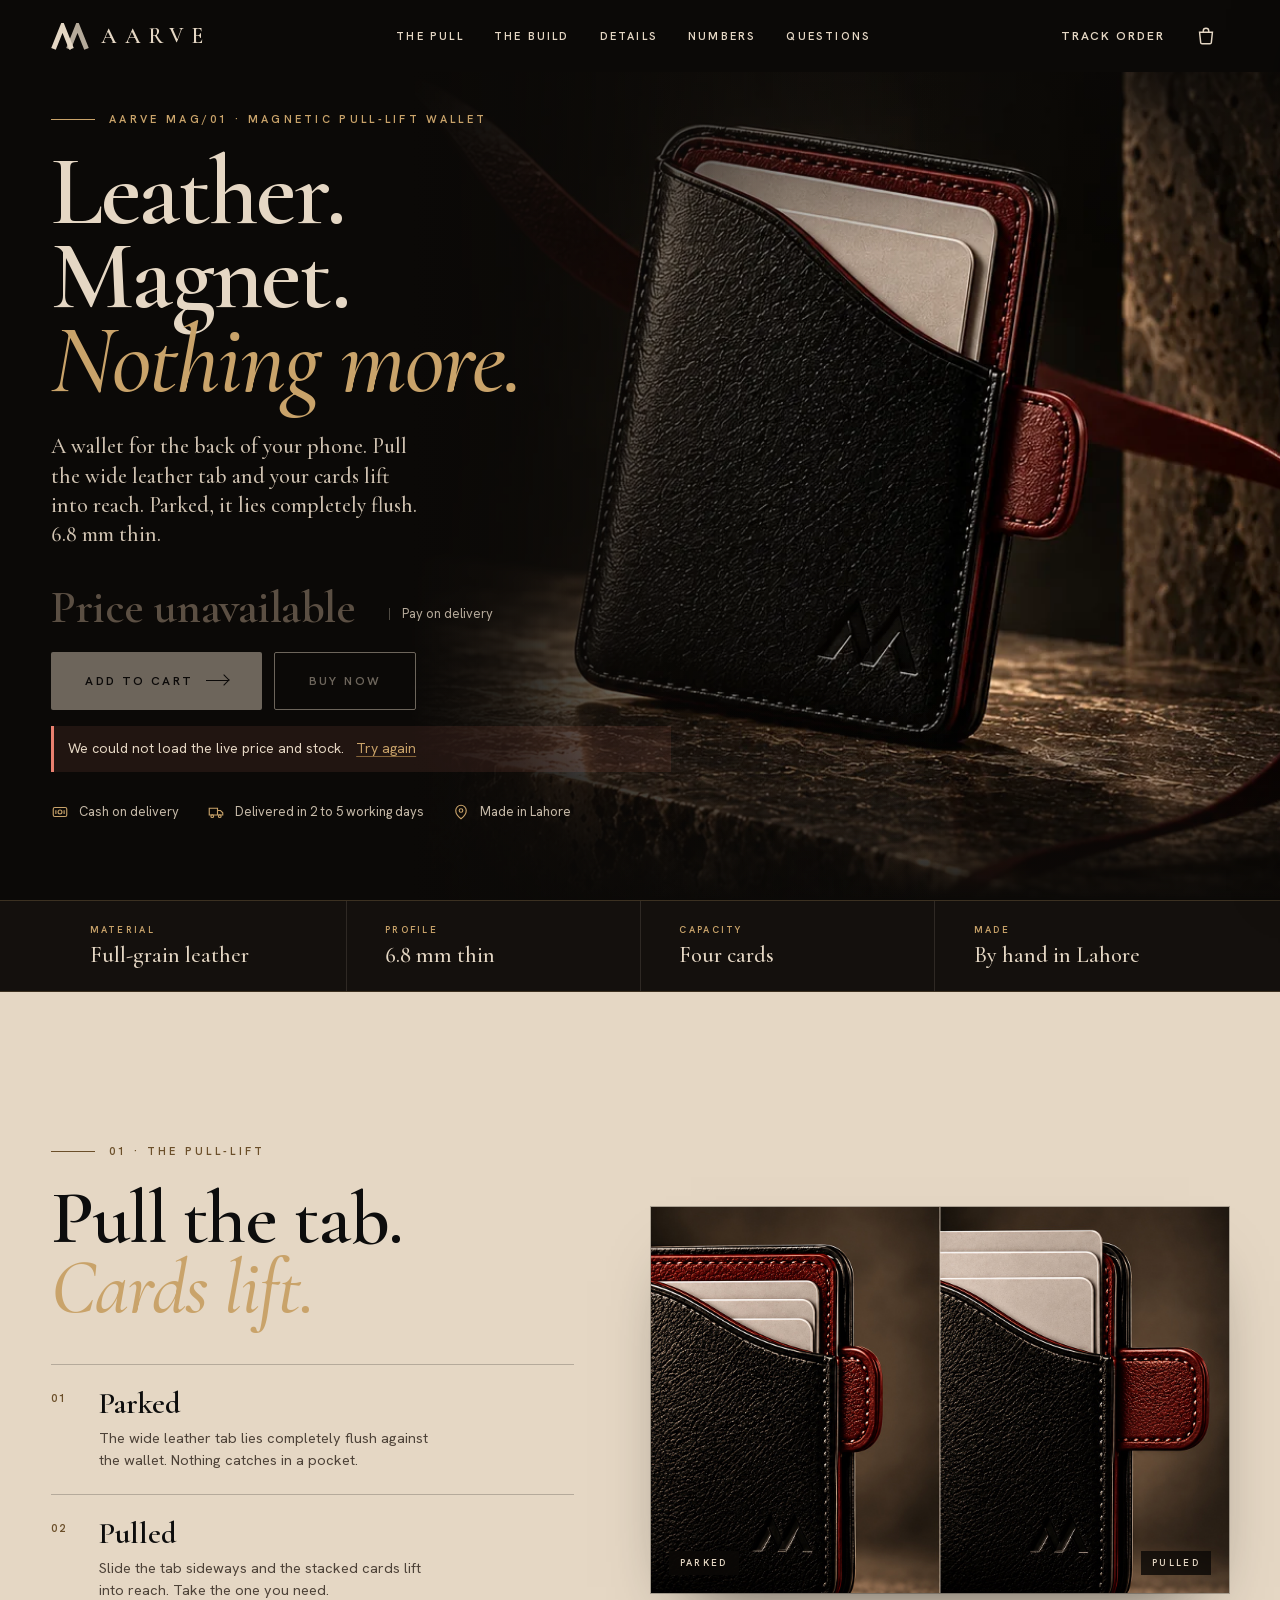
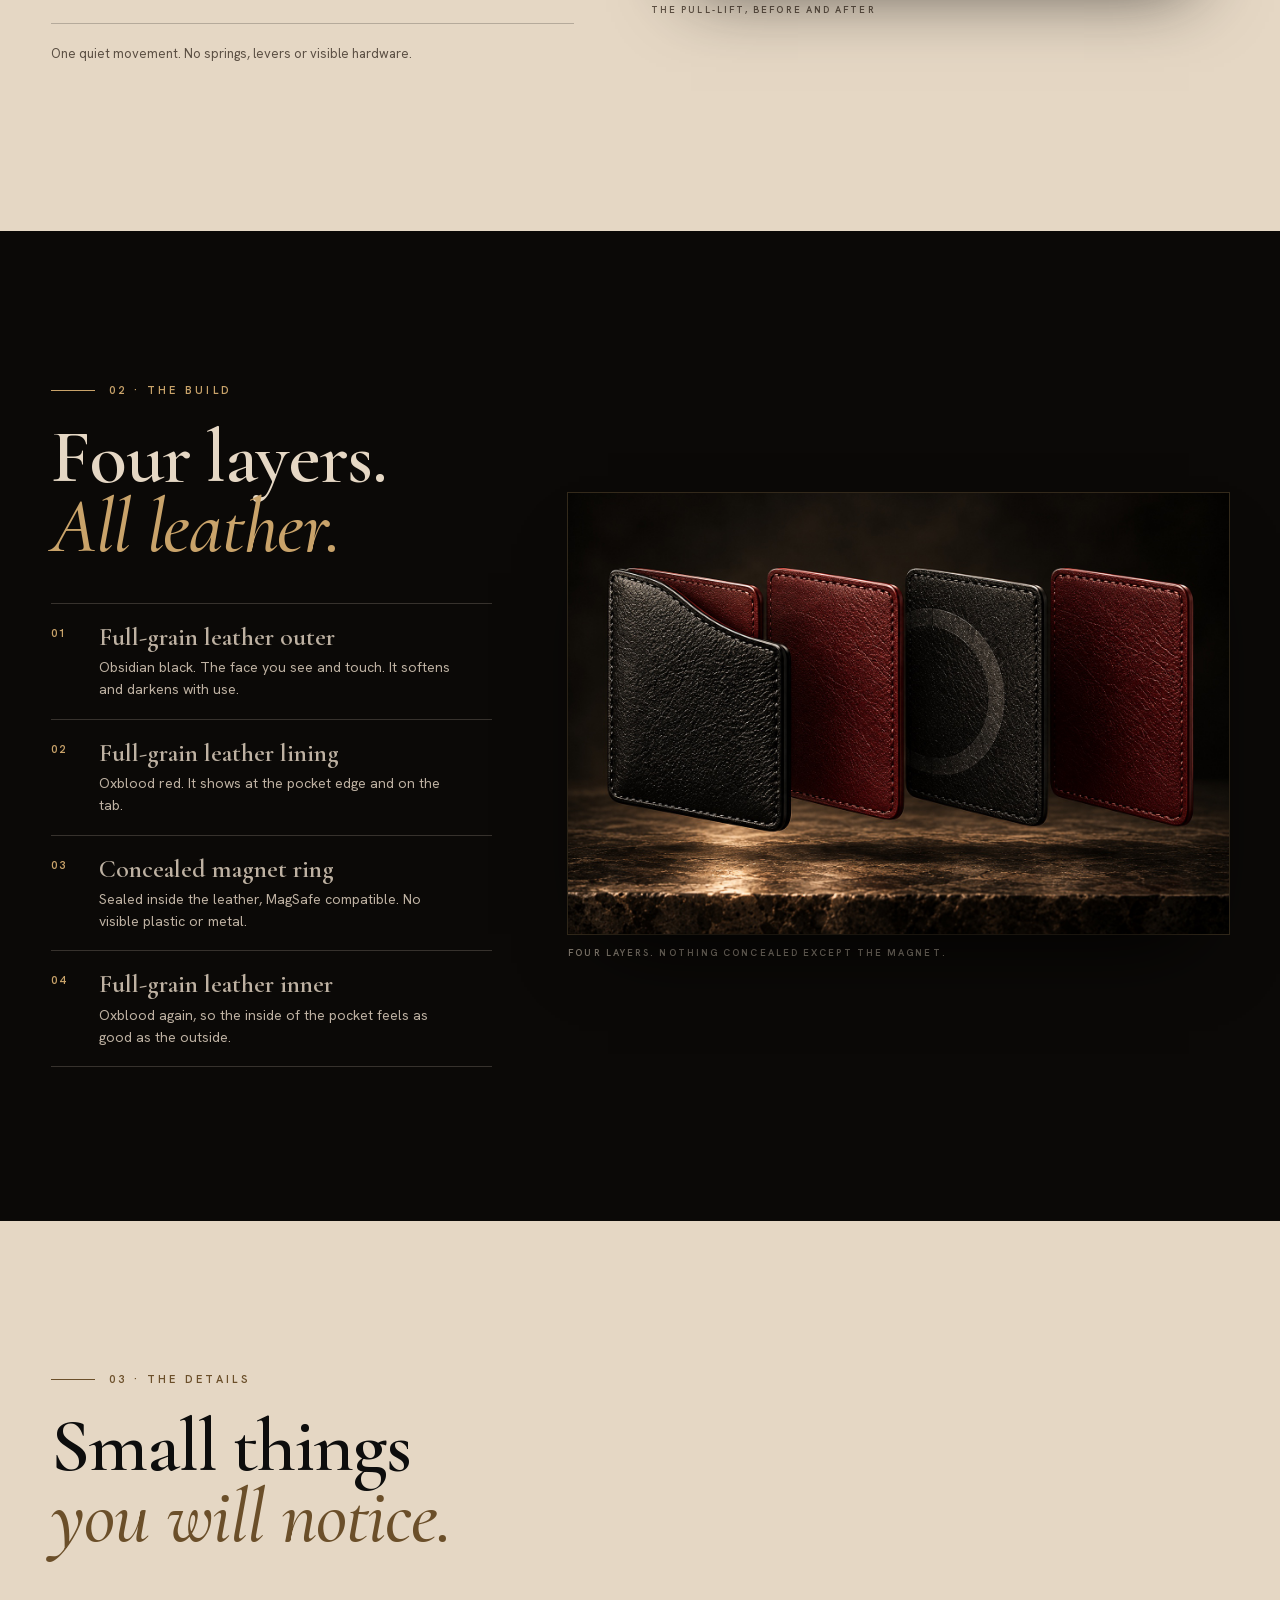
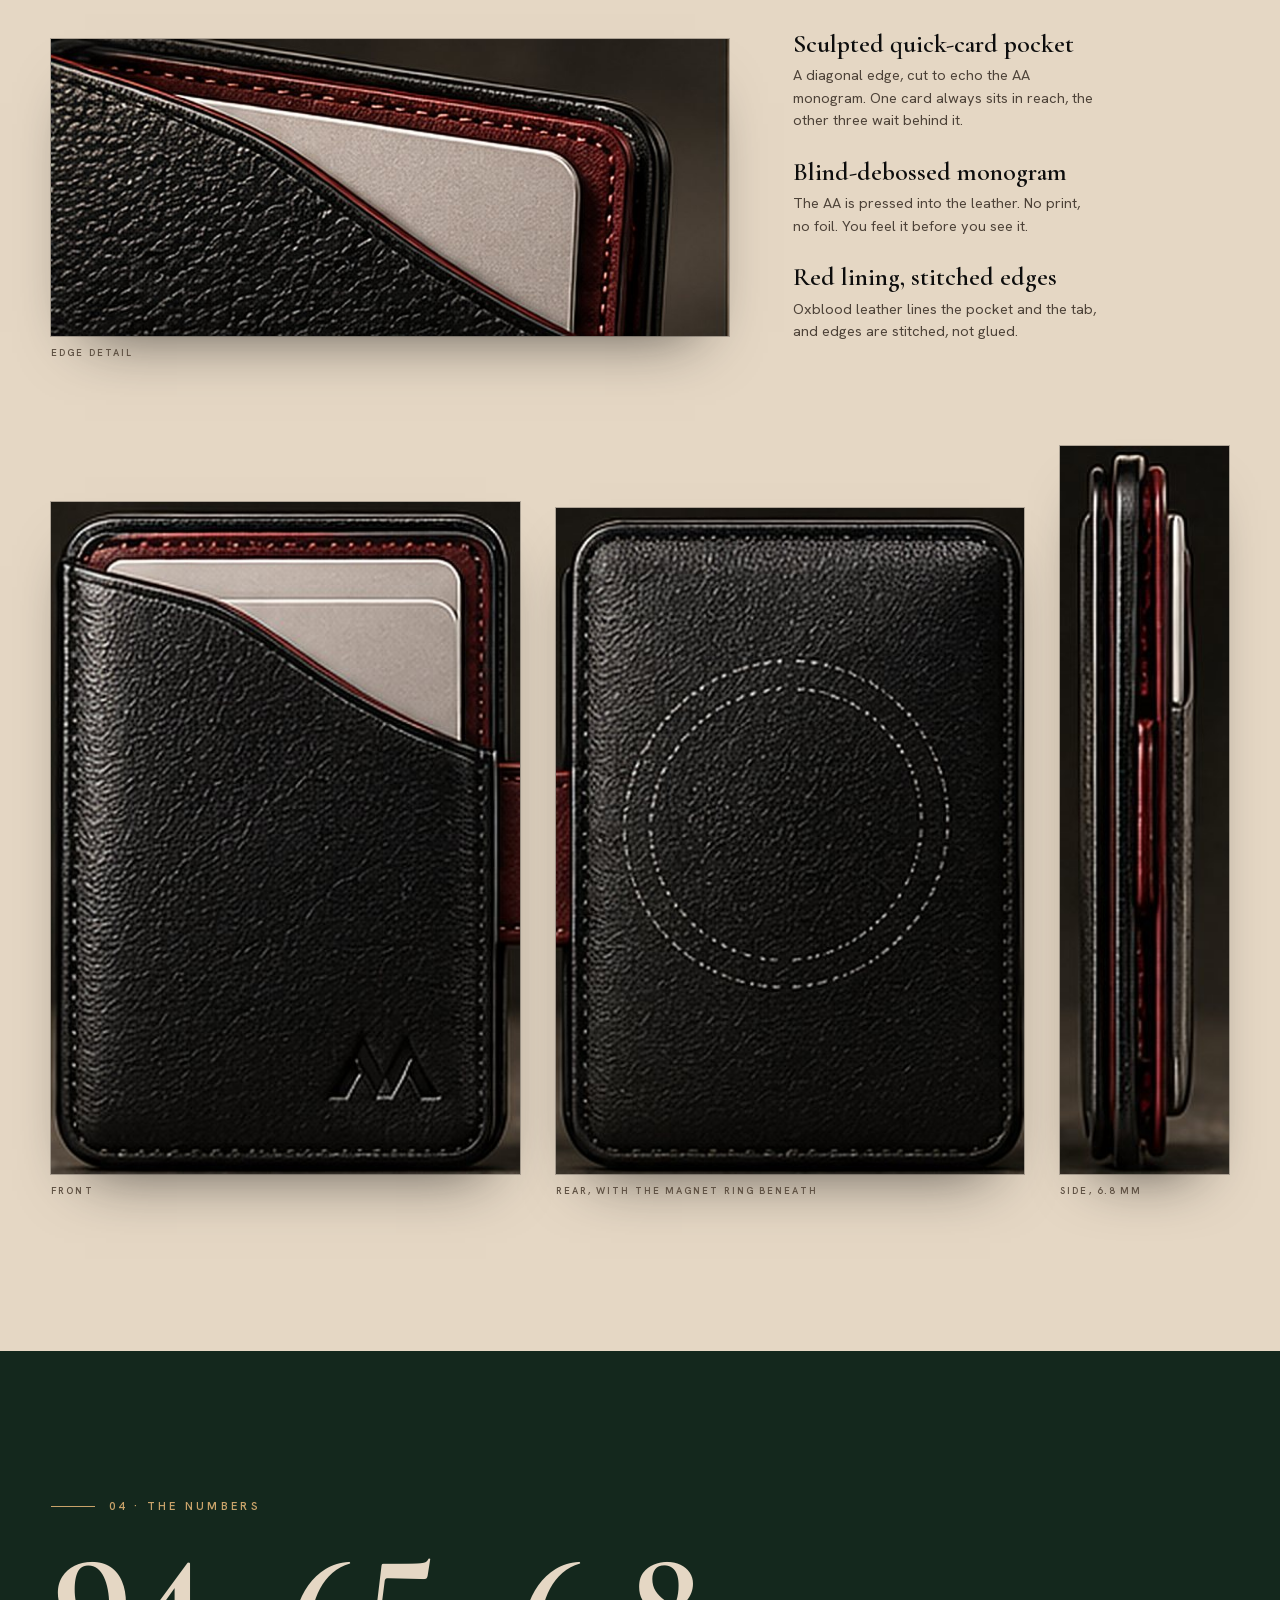
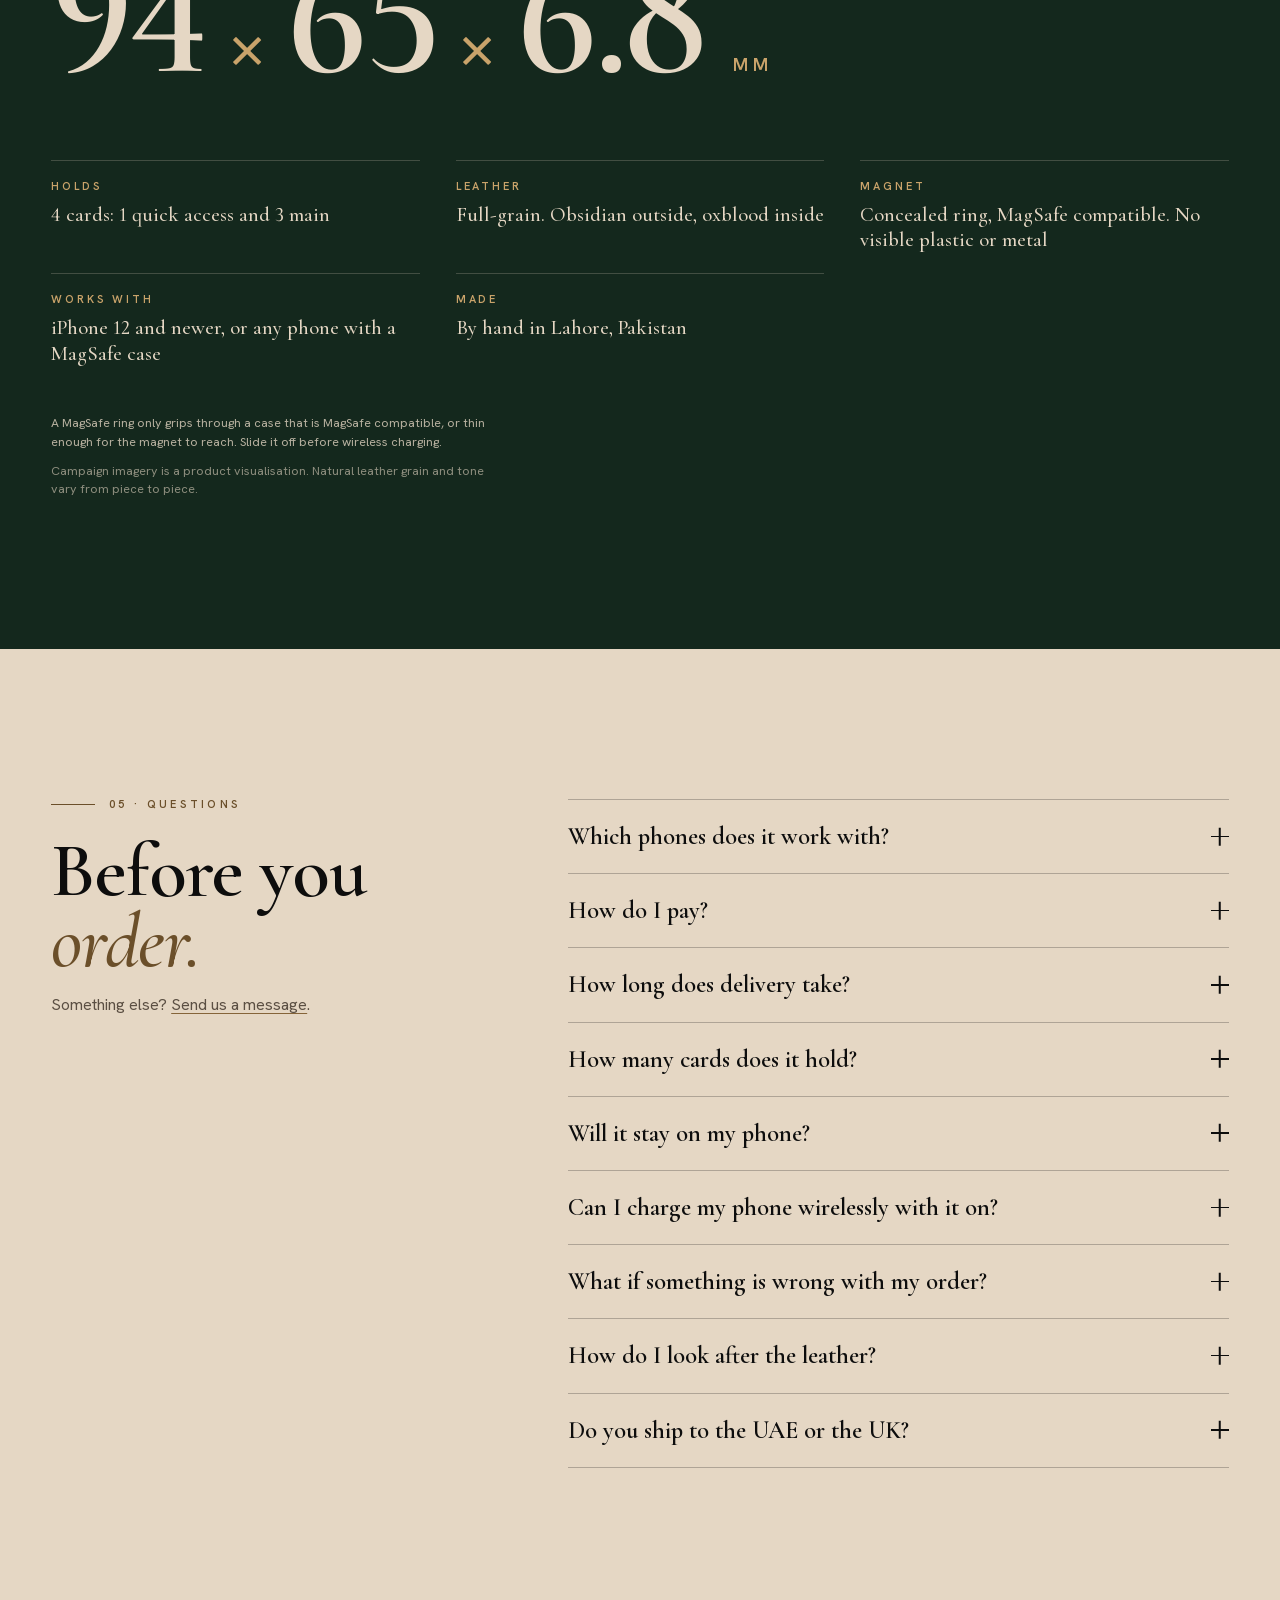
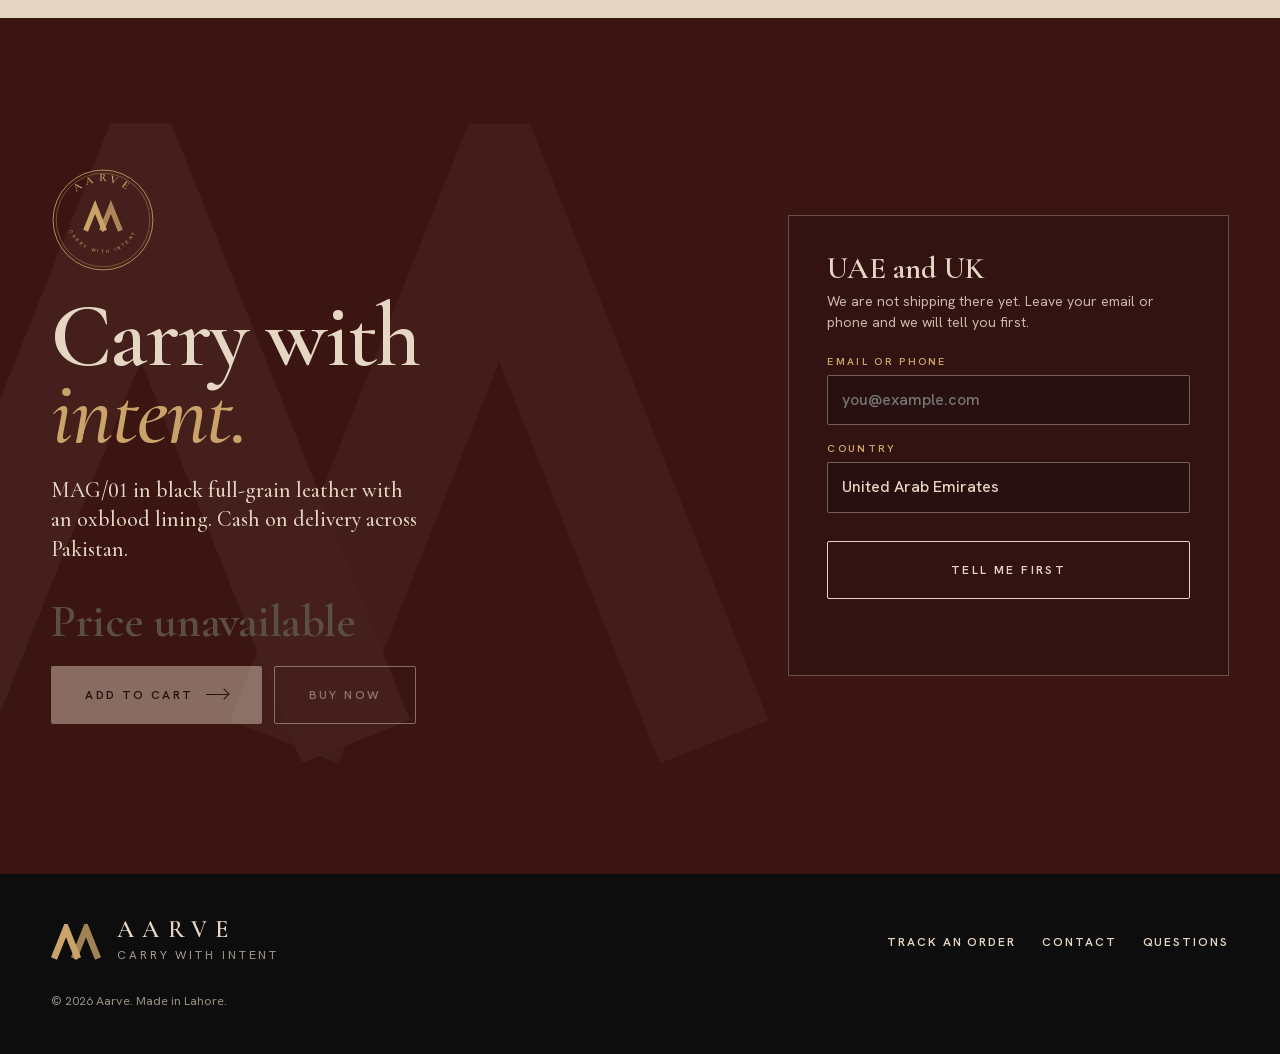
<file: index.html>
<!doctype html>
<html lang="en">
<head>
<meta charset="utf-8">
<meta name="viewport" content="width=device-width, initial-scale=1, viewport-fit=cover">
<meta name="theme-color" content="#E5D7C4">
<title>AARVE MAG/01 | Magnetic pull-lift wallet in full-grain leather</title>
<meta name="description" content="MAG/01 by AARVE. A magnetic pull-lift wallet in full-grain leather, 6.8 mm thin, with a concealed MagSafe-compatible magnet ring. Cash on delivery across Pakistan.">
<meta property="og:type" content="website">
<meta property="og:title" content="AARVE MAG/01. Leather. Magnet. Nothing more.">
<meta property="og:description" content="A magnetic pull-lift wallet in full-grain leather. Cash on delivery across Pakistan.">
<meta property="og:url" content="https://amdapex55-commits.github.io/aarve/">
<meta property="og:image" content="https://amdapex55-commits.github.io/aarve/assets/og.png">
<meta name="twitter:card" content="summary_large_image">
<link rel="icon" href="assets/favicon.svg" type="image/svg+xml">
<link rel="apple-touch-icon" href="assets/icon-180.png">
<link rel="manifest" href="manifest.webmanifest">
<link rel="preload" href="fonts/cormorant.woff2" as="font" type="font/woff2" crossorigin>
<link rel="preload" href="fonts/hanken.woff2" as="font" type="font/woff2" crossorigin>
<link rel="preload" as="image" href="assets/img/hero.webp" type="image/webp">
<link rel="stylesheet" href="fonts/fonts.css">
<link rel="stylesheet" href="styles.css?v=3">
<script>document.documentElement.classList.add('js')</script>
</head>
<body>

<!-- the AA monogram and seal, reused as small marks -->
<svg width="0" height="0" style="position:absolute" aria-hidden="true" focusable="false">
  <defs>
    <symbol id="aa" viewBox="0 0 100 72" overflow="visible">
      <path d="M46 69 L70 9 L94 69" fill="none" stroke="currentColor" stroke-width="13" stroke-linejoin="miter" opacity=".78"/>
      <path d="M6 69 L30 9 L54 69" fill="none" stroke="currentColor" stroke-width="13" stroke-linejoin="miter"/>
    </symbol>
    <symbol id="seal" viewBox="0 0 200 200" overflow="visible">
      <circle cx="100" cy="100" r="96" fill="none" stroke="currentColor" stroke-width="1.6"/>
      <circle cx="100" cy="100" r="90" fill="none" stroke="currentColor" stroke-width=".8"/>
      <defs><path id="sealTop" d="M26 100 A74 74 0 0 1 174 100"/><path id="sealBot" d="M30 108 A72 72 0 0 0 170 108"/></defs>
      <text font-family="Cormorant Garamond,serif" font-weight="600" font-size="22" letter-spacing="9" fill="currentColor"><textPath href="#sealTop" startOffset="50%" text-anchor="middle">AARVE</textPath></text>
      <text font-family="Hanken Grotesk,sans-serif" font-size="9" letter-spacing="4.6" fill="currentColor"><textPath href="#sealBot" startOffset="50%" text-anchor="middle">CARRY WITH INTENT</textPath></text>
      <use href="#aa" x="62" y="68" width="76" height="55"/>
    </symbol>
  </defs>
</svg>

<a class="skip" href="#order">Skip to order</a>
<div id="thread" aria-hidden="true"></div>

<div class="banner" id="offlineBar" role="status" hidden><span class="dot"></span><span id="offlineText">You are offline. You can still browse. Orders are saved and sent when you are back online.</span></div>
<div class="banner pending" id="pendingBar" role="status" hidden><span class="dot"></span><span id="pendingText"></span><button type="button" id="pendingRetry" class="link">Send now</button></div>

<header class="top" id="top">
  <a class="brand" href="#hero" aria-label="AARVE, back to the top">
    <svg class="mark" viewBox="0 0 100 72" aria-hidden="true"><use href="#aa"/></svg>
    <span class="word">AARVE</span>
  </a>
  <nav class="nav" aria-label="Sections">
    <a href="#pull">The pull</a><a href="#build">The build</a><a href="#details">Details</a><a href="#specs">Numbers</a><a href="#faq">Questions</a>
  </nav>
  <div class="top-actions">
    <button class="link-btn" type="button" data-open="track">Track order</button>
    <button class="cart-btn" type="button" id="cartBtn" aria-label="Open cart">
      <svg viewBox="0 0 24 24" width="22" height="22" fill="none" stroke="currentColor" stroke-width="1.6" aria-hidden="true"><path d="M5 8h14l-1.2 11.2a1.5 1.5 0 0 1-1.5 1.3H7.7a1.5 1.5 0 0 1-1.5-1.3L5 8Z"/><path d="M9 8V6.5a3 3 0 0 1 6 0V8"/></svg>
      <span class="count" id="cartCount" data-n="0">0</span>
    </button>
  </div>
</header>

<main id="main">

<!-- ================= HERO ================= -->
<section class="hero" id="hero">
  <div class="hero-media" id="heroMedia">
    <picture>
      <source type="image/webp" srcset="assets/img/hero.webp">
      <img src="assets/img/hero.jpg" width="1122" height="800" alt="The AARVE MAG/01 wallet in black full-grain leather with an oxblood lining and pull-tab, standing on dark marble" fetchpriority="high" decoding="async">
    </picture>
  </div>
  <div class="wrap hero-grid">
    <div class="hero-copy">
      <p class="kicker light"><span class="rule"></span>AARVE MAG/01 &middot; Magnetic pull-lift wallet</p>
      <h1 class="h1"><span class="ln">Leather.</span><span class="ln">Magnet.</span><span class="ln em">Nothing more.</span></h1>
      <p class="lede">A wallet for the back of your phone. Pull the wide leather tab and your cards lift into reach. Parked, it lies completely flush. 6.8 mm thin.</p>

      <div class="buy" id="buy">
        <div class="price-row">
          <div class="price" id="priceMain" aria-live="polite"><span class="skel on-dark w-120 h-44"></span></div>
          <div class="price-note">
            <span id="stockNote"><span class="skel on-dark w-90 h-14"></span></span>
            <span class="sep"></span>
            <span>Pay on delivery</span>
          </div>
        </div>
        <div class="swatches" id="swatches" role="radiogroup" aria-label="Colour" hidden></div>
        <div class="cta-row">
          <button class="btn primary light" type="button" id="addBtn" disabled><span class="lbl">Add to cart</span><span class="arrow" aria-hidden="true"></span></button>
          <button class="btn ghost light" type="button" id="buyNowBtn" disabled>Buy now</button>
        </div>
        <div class="cfg-error" id="cfgError" role="alert" hidden>
          <span>We could not load the live price and stock.</span>
          <button type="button" class="link" id="cfgRetry">Try again</button>
        </div>
        <p class="announce" id="announce" hidden></p>
        <ul class="assure" aria-label="Delivery and payment">
          <li><svg viewBox="0 0 24 24" width="18" height="18" fill="none" stroke="currentColor" stroke-width="1.5" aria-hidden="true"><rect x="3" y="6" width="18" height="12" rx="2"/><circle cx="12" cy="12" r="2.6"/><path d="M6.5 9.5v5M17.5 9.5v5"/></svg><span>Cash on delivery</span></li>
          <li><svg viewBox="0 0 24 24" width="18" height="18" fill="none" stroke="currentColor" stroke-width="1.5" aria-hidden="true"><path d="M3 7h11v9H3zM14 10h4l3 3v3h-7"/><circle cx="7" cy="17.5" r="1.8"/><circle cx="17" cy="17.5" r="1.8"/></svg><span id="deliveryText">Delivered in 2 to 5 working days</span></li>
          <li><svg viewBox="0 0 24 24" width="18" height="18" fill="none" stroke="currentColor" stroke-width="1.5" aria-hidden="true"><path d="M12 21s7-5.2 7-11a7 7 0 1 0-14 0c0 5.8 7 11 7 11Z"/><circle cx="12" cy="10" r="2.4"/></svg><span>Made in Lahore</span></li>
        </ul>
      </div>
    </div>
  </div>
</section>

<div class="proof-strip" aria-label="Product highlights">
  <div><small>Material</small><strong>Full-grain leather</strong></div>
  <div><small>Profile</small><strong>6.8 mm thin</strong></div>
  <div><small>Capacity</small><strong>Four cards</strong></div>
  <div><small>Made</small><strong>By hand in Lahore</strong></div>
</div>

<!-- ================= 01 THE PULL-LIFT ================= -->
<section class="pull" id="pull">
  <div class="wrap pull-grid">
    <div class="pull-copy">
      <p class="kicker"><span class="rule"></span>01 &middot; The pull-lift</p>
      <h2 class="h2">Pull the tab.<br><em>Cards lift.</em></h2>
      <ol class="steps">
        <li><span class="n">01</span><div><h3>Parked</h3><p>The wide leather tab lies completely flush against the wallet. Nothing catches in a pocket.</p></div></li>
        <li><span class="n">02</span><div><h3>Pulled</h3><p>Slide the tab sideways and the stacked cards lift into reach. Take the one you need.</p></div></li>
      </ol>
      <p class="muted small">One quiet movement. No springs, levers or visible hardware.</p>
    </div>
    <figure class="story-fig">
      <div class="story-frame">
        <img src="assets/img/pull-story-v2.jpg" width="1536" height="1024" alt="The AARVE pull tab parked short on the left and pulled out with the cards raised on the right" loading="lazy" decoding="async">
        <span class="story-label left">Parked</span><span class="story-label right">Pulled</span>
      </div>
      <figcaption>The pull-lift, before and after</figcaption>
    </figure>
  </div>
</section>

<!-- ================= 02 THE BUILD ================= -->
<section class="build" id="build">
  <div class="wrap build-grid">
    <div class="build-copy">
      <p class="kicker light"><span class="rule"></span>02 &middot; The build</p>
      <h2 class="h2">Four layers.<br><em>All leather.</em></h2>
      <ol class="layers">
        <li><b>01</b><div><h3>Full-grain leather outer</h3><p>Obsidian black. The face you see and touch. It softens and darkens with use.</p></div></li>
        <li><b>02</b><div><h3>Full-grain leather lining</h3><p>Oxblood red. It shows at the pocket edge and on the tab.</p></div></li>
        <li><b>03</b><div><h3>Concealed magnet ring</h3><p>Sealed inside the leather, MagSafe compatible. No visible plastic or metal.</p></div></li>
        <li><b>04</b><div><h3>Full-grain leather inner</h3><p>Oxblood again, so the inside of the pocket feels as good as the outside.</p></div></li>
      </ol>
    </div>
    <figure class="layers-fig">
      <div class="layers-img">
        <img src="assets/img/construction-v2.jpg" width="1536" height="1024" alt="Four aligned leather layers: black outer, oxblood lining, concealed magnet layer and oxblood inner" loading="lazy" decoding="async">
      </div>
      <figcaption>Four layers. Nothing concealed except the magnet.</figcaption>
    </figure>
  </div>
</section>

<!-- ================= 03 DETAILS ================= -->
<section class="details" id="details">
  <div class="wrap">
    <div class="sec-head">
      <p class="kicker"><span class="rule"></span>03 &middot; The details</p>
      <h2 class="h2">Small things<br><em>you will notice.</em></h2>
    </div>
    <div class="det-feature">
      <figure class="plate-fig wide"><img src="assets/img/macro.jpg" width="848" height="372" alt="Close up of the sculpted quick-card pocket with its diagonal edge and red stitched lining" loading="lazy" decoding="async"><figcaption>Edge detail</figcaption></figure>
      <div class="det-text">
        <h3>Sculpted quick-card pocket</h3>
        <p>A diagonal edge, cut to echo the AA monogram. One card always sits in reach, the other three wait behind it.</p>
        <h3>Blind-debossed monogram</h3>
        <p>The AA is pressed into the leather. No print, no foil. You feel it before you see it.</p>
        <h3>Red lining, stitched edges</h3>
        <p>Oxblood leather lines the pocket and the tab, and edges are stitched, not glued.</p>
      </div>
    </div>
    <div class="views">
      <figure class="plate-fig"><img src="assets/img/front.jpg" width="452" height="648" alt="Front view" loading="lazy" decoding="async"><figcaption>Front</figcaption></figure>
      <figure class="plate-fig"><img src="assets/img/rear.jpg" width="456" height="648" alt="Rear view, with the circle of the concealed magnet ring stitched into the leather" loading="lazy" decoding="async"><figcaption>Rear, with the magnet ring beneath</figcaption></figure>
      <figure class="plate-fig narrow"><img src="assets/img/side.jpg" width="150" height="648" alt="Side view showing the slim 6.8 millimetre profile" loading="lazy" decoding="async"><figcaption>Side, 6.8 mm</figcaption></figure>
    </div>
  </div>
</section>

<!-- ================= 04 NUMBERS ================= -->
<section class="specs" id="specs">
  <div class="wrap">
    <p class="kicker light"><span class="rule"></span>04 &middot; The numbers</p>
    <div class="big-num" id="bigNum" aria-label="94 by 65 by 6.8 millimetres">
      <span class="n" data-to="94">94</span><span class="x">&times;</span><span class="n" data-to="65">65</span><span class="x">&times;</span><span class="n" data-to="6.8" data-dec="1">6.8</span><small>mm</small>
    </div>
    <dl class="spec-list">
      <div><dt>Holds</dt><dd>4 cards: 1 quick access and 3 main</dd></div>
      <div><dt>Leather</dt><dd>Full-grain. Obsidian outside, oxblood inside</dd></div>
      <div><dt>Magnet</dt><dd>Concealed ring, MagSafe compatible. No visible plastic or metal</dd></div>
      <div><dt>Works with</dt><dd>iPhone 12 and newer, or any phone with a MagSafe case</dd></div>
      <div><dt>Made</dt><dd>By hand in Lahore, Pakistan</dd></div>
    </dl>
    <p class="fine">A MagSafe ring only grips through a case that is MagSafe compatible, or thin enough for the magnet to reach. Slide it off before wireless charging.</p>
    <p class="fine visual-note">Campaign imagery is a product visualisation. Natural leather grain and tone vary from piece to piece.</p>
  </div>
</section>

<!-- ================= 05 FAQ ================= -->
<section class="faq" id="faq">
  <div class="wrap faq-grid">
    <div class="sec-head">
      <p class="kicker"><span class="rule"></span>05 &middot; Questions</p>
      <h2 class="h2">Before you<br><em>order.</em></h2>
      <p class="muted">Something else? <button class="link" type="button" data-open="contact">Send us a message</button>.</p>
    </div>
    <div class="acc" id="acc">
      <details><summary>Which phones does it work with?<i></i></summary><div><p>It has a concealed MagSafe-compatible magnet ring. That means iPhone 12 and newer, or any phone wearing a MagSafe-compatible case. At 65 mm wide it sits inside the MagSafe area.</p></div></details>
      <details><summary>How do I pay?<i></i></summary><div><p>Cash on delivery. You pay the rider when your order arrives. We confirm every order with you first, on the phone number you give us.</p></div></details>
      <details><summary>How long does delivery take?<i></i></summary><div><p id="faqDelivery">Orders are delivered in 2 to 5 working days across Pakistan. Delivery is free.</p></div></details>
      <details><summary>How many cards does it hold?<i></i></summary><div><p>Four: one in the quick-card pocket and three in the main pocket. It is built for the cards you use every day, not for a stack of receipts.</p></div></details>
      <details><summary>Will it stay on my phone?<i></i></summary><div><p>The magnet ring sits inside the leather. Grip depends on your case. A thick or non-MagSafe case weakens it, so use a MagSafe-compatible case for the best hold.</p></div></details>
      <details><summary>Can I charge my phone wirelessly with it on?<i></i></summary><div><p>Slide it off first, as with any wallet or card holder. It sits in the charging area and can get in the way.</p></div></details>
      <details><summary>What if something is wrong with my order?<i></i></summary><div><p>If it arrives damaged or is not what you ordered, message us within 7 days from the contact form and we will make it right.</p></div></details>
      <details><summary>How do I look after the leather?<i></i></summary><div><p>Wipe it with a dry cloth. Keep it away from heat and standing water. Full-grain leather darkens and softens with use. That is the point.</p></div></details>
      <details><summary>Do you ship to the UAE or the UK?<i></i></summary><div><p>Not yet. Leave your details at the bottom of the page and we will message you when we do.</p></div></details>
    </div>
  </div>
</section>

<!-- ================= ORDER ================= -->
<section class="order" id="order">
  <div class="order-bg" aria-hidden="true"><svg viewBox="0 0 100 72"><use href="#aa"/></svg></div>
  <div class="wrap order-grid">
    <div class="order-copy">
      <svg class="seal" viewBox="0 0 200 200" aria-hidden="true"><use href="#seal"/></svg>
      <h2 class="h1 small"><span class="ln">Carry with</span><span class="ln em">intent.</span></h2>
      <p class="lede">MAG/01 in black full-grain leather with an oxblood lining. Cash on delivery across Pakistan.</p>
      <div class="price-row">
        <div class="price" data-price><span class="skel w-120 h-44 on-dark"></span></div>
        <div class="price-note"><span data-stock></span></div>
      </div>
      <div class="cta-row">
        <button class="btn primary light" type="button" data-add disabled><span class="lbl">Add to cart</span><span class="arrow" aria-hidden="true"></span></button>
        <button class="btn ghost light" type="button" data-buynow disabled>Buy now</button>
      </div>
    </div>
    <form class="waitlist" id="waitForm" novalidate>
      <h3>UAE and UK</h3>
      <p>We are not shipping there yet. Leave your email or phone and we will tell you first.</p>
      <label class="fld" data-f="contact"><span>Email or phone</span><input name="contact" autocomplete="email" inputmode="email" placeholder="you@example.com" required maxlength="120"><em class="err" role="alert"></em></label>
      <label class="fld"><span>Country</span>
        <select name="body"><option>United Arab Emirates</option><option>United Kingdom</option><option>Somewhere else</option></select>
      </label>
      <input class="hp" name="website" tabindex="-1" autocomplete="off" aria-hidden="true">
      <button class="btn ghost light" type="submit"><span class="lbl">Tell me first</span></button>
      <p class="form-msg" id="waitMsg" role="status" aria-live="polite"></p>
    </form>
  </div>
</section>
</main>

<footer class="foot">
  <div class="wrap foot-grid">
    <div class="foot-brand">
      <svg class="mark" viewBox="0 0 100 72" aria-hidden="true"><use href="#aa"/></svg>
      <div><b>AARVE</b><span>Carry with intent</span></div>
    </div>
    <div class="foot-links">
      <button type="button" class="link-btn" data-open="track">Track an order</button>
      <button type="button" class="link-btn" data-open="contact">Contact</button>
      <a href="#faq">Questions</a>
    </div>
    <p class="copy">&copy; 2026 Aarve. Made in Lahore.</p>
  </div>
</footer>

<!-- sticky buy bar (phones) -->
<div class="sticky-buy" id="stickyBuy" aria-hidden="true">
  <div><b>MAG/01</b><span data-price-short></span></div>
  <button class="btn primary" type="button" data-add disabled tabindex="-1"><span class="lbl">Add to cart</span></button>
</div>

<!-- ================= CART / CHECKOUT DRAWER ================= -->
<div class="veil" id="veil" hidden></div>
<aside class="drawer" id="drawer" role="dialog" aria-modal="true" aria-labelledby="drawerTitle" aria-hidden="true" inert>
  <header class="dr-head">
    <button type="button" class="icon-btn" id="drawerBack" aria-label="Back to cart" hidden><svg viewBox="0 0 24 24" width="22" height="22" fill="none" stroke="currentColor" stroke-width="1.6"><path d="M15 5l-7 7 7 7"/></svg></button>
    <h2 id="drawerTitle">Your cart</h2>
    <button type="button" class="icon-btn" id="drawerClose" aria-label="Close"><svg viewBox="0 0 24 24" width="22" height="22" fill="none" stroke="currentColor" stroke-width="1.6"><path d="M6 6l12 12M18 6L6 18"/></svg></button>
  </header>

  <div class="dr-body">
    <!-- view: cart -->
    <section class="view" data-view="cart">
      <div class="empty" id="cartEmpty" hidden>
        <svg class="mark" viewBox="0 0 100 72" aria-hidden="true"><use href="#aa"/></svg>
        <p>Your cart is empty.</p>
        <button type="button" class="btn ghost" id="emptyShop">See MAG/01</button>
      </div>
      <ul class="lines" id="cartLines"></ul>
      <div class="note-live" id="cartNote" role="status" aria-live="polite"></div>
    </section>

    <!-- view: checkout -->
    <section class="view" data-view="checkout" hidden>
      <form id="checkoutForm" novalidate autocomplete="on">
        <div class="co-sum" id="coSum"></div>
        <h3 class="co-h">Delivery</h3>
        <label class="fld" data-f="name"><span>Full name</span><input name="name" autocomplete="name" required maxlength="80"><em class="err" role="alert"></em></label>
        <label class="fld" data-f="phone"><span>Mobile number</span><input name="phone" type="tel" inputmode="tel" autocomplete="tel" placeholder="03XX XXXXXXX" required maxlength="20"><em class="err" role="alert"></em></label>
        <label class="fld" data-f="city"><span>City</span><input name="city" list="cities" autocomplete="address-level2" required maxlength="60"><em class="err" role="alert"></em></label>
        <datalist id="cities"><option>Karachi<option>Lahore<option>Islamabad<option>Rawalpindi<option>Faisalabad<option>Multan<option>Peshawar<option>Quetta<option>Hyderabad<option>Gujranwala<option>Sialkot<option>Bahawalpur<option>Sargodha<option>Sukkur<option>Abbottabad<option>Sahiwal<option>Rahim Yar Khan<option>Mardan<option>Gujrat<option>Sheikhupura</datalist>
        <label class="fld" data-f="address"><span>Full address</span><textarea name="address" rows="3" autocomplete="street-address" placeholder="House, street, area" required maxlength="300"></textarea><em class="err" role="alert"></em></label>
        <details class="note-toggle"><summary>Add a note for the rider</summary><label class="fld"><span class="sr">Note</span><textarea name="notes" rows="2" maxlength="300" placeholder="Landmark, delivery time, anything useful"></textarea></label></details>
        <input class="hp" name="website" tabindex="-1" autocomplete="off" aria-hidden="true">

        <h3 class="co-h">Payment</h3>
        <div class="pay"><span class="radio on"></span><div><b>Cash on delivery</b><span>Pay the rider when it arrives. We confirm your order by phone first.</span></div></div>

        <div class="co-total" id="coTotal"></div>
        <button class="btn primary block" type="submit" id="placeBtn"><span class="lbl">Place order</span><span class="spin" aria-hidden="true"></span></button>
        <p class="form-msg" id="coMsg" role="alert"></p>
        <p class="fine center">By placing this order you agree to be contacted on this number to confirm delivery.</p>
      </form>
    </section>

    <!-- view: done -->
    <section class="view done" data-view="done" hidden>
      <div class="tick" aria-hidden="true"><svg viewBox="0 0 80 80"><circle cx="40" cy="40" r="36" fill="none" stroke="currentColor" stroke-width="2"/><path d="M24 41l12 12 21-24" fill="none" stroke="currentColor" stroke-width="3" stroke-linecap="round" stroke-linejoin="round"/></svg></div>
      <h3 id="doneTitle">Order placed</h3>
      <p class="order-no" id="doneNo"></p>
      <p class="muted" id="doneText"></p>
      <div class="done-sum" id="doneSum"></div>
      <div class="done-actions">
        <button type="button" class="btn ghost" id="doneCopy">Copy order number</button>
        <button type="button" class="btn primary" id="doneTrack">Track this order</button>
      </div>
    </section>
  </div>

  <footer class="dr-foot" id="cartFoot">
    <div class="tot"><span>Subtotal</span><b id="cartSub"></b></div>
    <p class="muted small" id="cartShipNote"></p>
    <button type="button" class="btn primary block" id="toCheckout" disabled><span class="lbl">Checkout</span><span class="arrow" aria-hidden="true"></span></button>
  </footer>
</aside>

<!-- ================= TRACK ================= -->
<div class="modal" id="trackModal" role="dialog" aria-modal="true" aria-labelledby="trackTitle" aria-hidden="true" inert>
  <div class="sheet">
    <header class="dr-head"><h2 id="trackTitle">Track your order</h2><button type="button" class="icon-btn" data-close aria-label="Close"><svg viewBox="0 0 24 24" width="22" height="22" fill="none" stroke="currentColor" stroke-width="1.6"><path d="M6 6l12 12M18 6L6 18"/></svg></button></header>
    <form id="trackForm" novalidate>
      <label class="fld" data-f="number"><span>Order number</span><input name="number" placeholder="AV-1001" autocapitalize="characters" required maxlength="20"><em class="err" role="alert"></em></label>
      <label class="fld" data-f="phone"><span>Phone you ordered with</span><input name="phone" type="tel" inputmode="tel" placeholder="03XX XXXXXXX" required maxlength="20"><em class="err" role="alert"></em></label>
      <button class="btn primary block" type="submit"><span class="lbl">Find my order</span><span class="spin" aria-hidden="true"></span></button>
      <p class="form-msg" id="trackMsg" role="alert"></p>
    </form>
    <div class="track-out" id="trackOut"></div>
  </div>
</div>

<!-- ================= CONTACT ================= -->
<div class="modal" id="contactModal" role="dialog" aria-modal="true" aria-labelledby="contactTitle" aria-hidden="true" inert>
  <div class="sheet">
    <header class="dr-head"><h2 id="contactTitle">Send us a message</h2><button type="button" class="icon-btn" data-close aria-label="Close"><svg viewBox="0 0 24 24" width="22" height="22" fill="none" stroke="currentColor" stroke-width="1.6"><path d="M6 6l12 12M18 6L6 18"/></svg></button></header>
    <form id="contactForm" novalidate>
      <label class="fld" data-f="name"><span>Your name</span><input name="name" autocomplete="name" maxlength="80"><em class="err" role="alert"></em></label>
      <label class="fld" data-f="contact"><span>Email or phone</span><input name="contact" autocomplete="email" required maxlength="120"><em class="err" role="alert"></em></label>
      <label class="fld" data-f="body"><span>Message</span><textarea name="body" rows="4" required maxlength="1000"></textarea><em class="err" role="alert"></em></label>
      <input class="hp" name="website" tabindex="-1" autocomplete="off" aria-hidden="true">
      <button class="btn primary block" type="submit"><span class="lbl">Send</span><span class="spin" aria-hidden="true"></span></button>
      <p class="form-msg" id="contactMsg" role="alert"></p>
    </form>
  </div>
</div>

<div class="toasts" id="toasts" aria-live="polite" aria-atomic="false"></div>

<script src="config.js"></script>
<script src="app.js?v=3" defer></script>
</body>
</html>
</file>
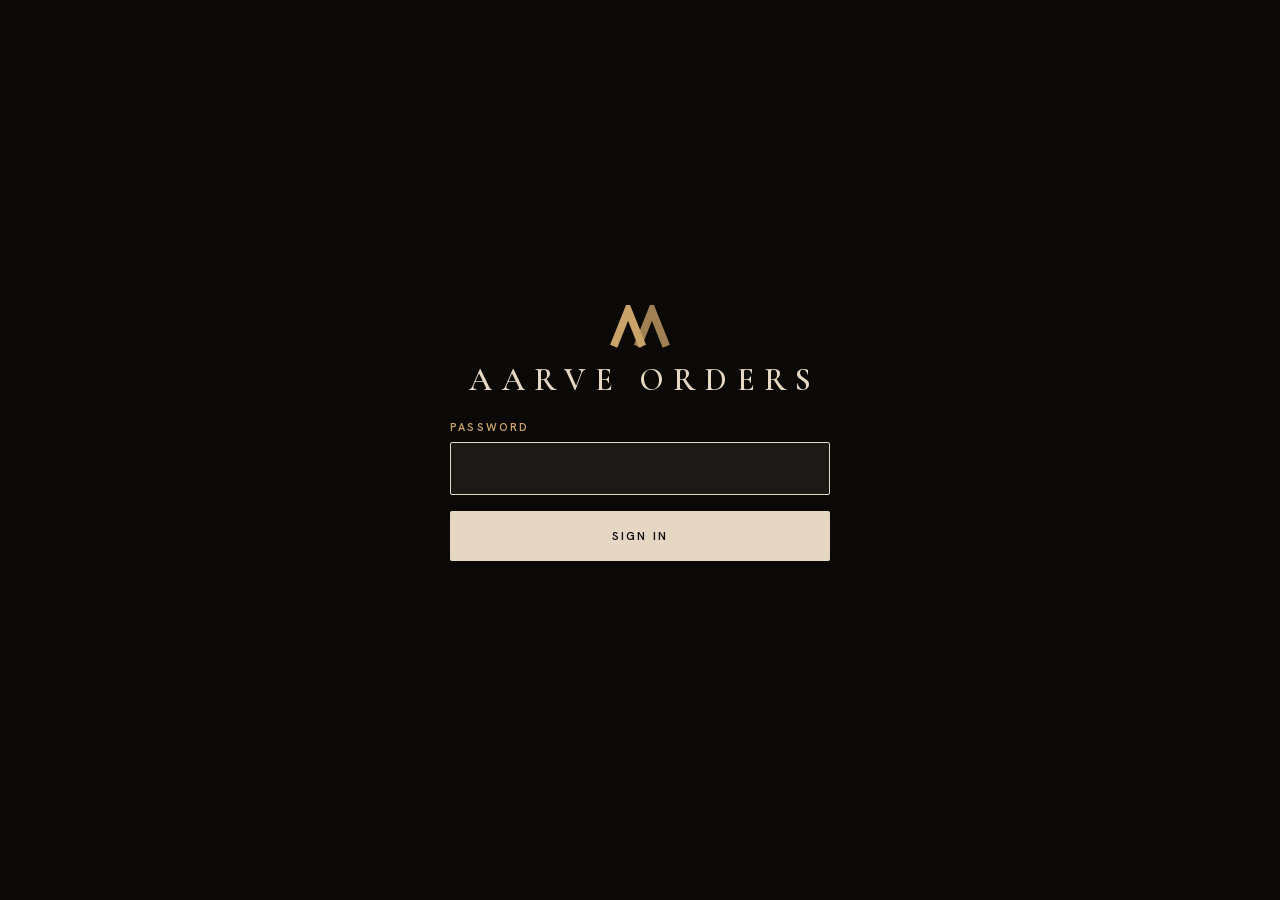
<file: admin/index.html>
<!doctype html>
<html lang="en">
<head>
<meta charset="utf-8">
<meta name="viewport" content="width=device-width, initial-scale=1, viewport-fit=cover">
<meta name="robots" content="noindex,nofollow">
<meta name="theme-color" content="#0b0907">
<title>AARVE Orders</title>
<link rel="icon" href="../assets/favicon.svg" type="image/svg+xml">
<link rel="stylesheet" href="../fonts/fonts.css">
<link rel="stylesheet" href="admin.css?v=1">
</head>
<body>
<div class="login" id="login">
  <form id="loginForm" novalidate>
    <svg class="mark" viewBox="0 0 100 72" aria-hidden="true"><path d="M46 69 L70 9 L94 69" fill="none" stroke="currentColor" stroke-width="13" opacity=".78"/><path d="M6 69 L30 9 L54 69" fill="none" stroke="currentColor" stroke-width="13"/></svg>
    <h1>AARVE orders</h1>
    <label>Password<input type="password" name="password" autocomplete="current-password" required autofocus></label>
    <button type="submit" class="btn"><span class="lbl">Sign in</span><span class="spin"></span></button>
    <p class="msg" id="loginMsg" role="alert"></p>
  </form>
</div>

<div id="app" hidden>
  <header class="bar">
    <div class="brand"><svg class="mark" viewBox="0 0 100 72" aria-hidden="true"><path d="M46 69 L70 9 L94 69" fill="none" stroke="currentColor" stroke-width="13" opacity=".78"/><path d="M6 69 L30 9 L54 69" fill="none" stroke="currentColor" stroke-width="13"/></svg><b>AARVE</b></div>
    <nav class="tabs" id="tabs" role="tablist">
      <button role="tab" data-tab="orders" aria-selected="true">Orders <i class="pill" id="tabNew" hidden></i></button>
      <button role="tab" data-tab="settings" aria-selected="false">Stock &amp; price</button>
      <button role="tab" data-tab="messages" aria-selected="false">Messages <i class="pill" id="tabMsg" hidden></i></button>
    </nav>
    <div class="bar-r">
      <span class="live" id="live" title="Connection"><i></i><span id="liveText">Live</span></span>
      <button class="ghost sm" id="exportBtn" type="button">Export CSV</button>
      <button class="ghost sm" id="logoutBtn" type="button">Sign out</button>
    </div>
  </header>

  <div class="banner" id="netBanner" hidden></div>

  <main>
    <section id="tab-orders">
      <div class="stats" id="stats"></div>
      <div class="filters">
        <div class="chips" id="chips" role="tablist"></div>
        <label class="search"><span class="sr">Search orders</span><input id="q" type="search" placeholder="Search name, phone, order number, city" autocomplete="off"></label>
      </div>
      <div class="list" id="list"></div>
      <div class="more"><button class="ghost" id="moreBtn" type="button" hidden>Load more</button></div>
    </section>

    <section id="tab-settings" hidden>
      <form id="settingsForm" class="card" novalidate>
        <h2>Product and price</h2>
        <div class="grid2">
          <label>Product name<input name="product_name" maxlength="80"><em class="err"></em></label>
          <label>Price (Rs)<input name="price" inputmode="numeric"><em class="err"></em></label>
          <label>Delivery fee (Rs, 0 is free)<input name="shipping_fee" inputmode="numeric"><em class="err"></em></label>
          <label>Max per order<input name="max_qty" inputmode="numeric"><em class="err"></em></label>
          <label class="span2">Announcement under the buy button<input name="announcement" maxlength="140"></label>
          <label class="span2">Delivery time text<input name="delivery_text" maxlength="80"></label>
        </div>
        <h2>Colours and stock</h2>
        <div id="colourRows" class="colours"></div>
        <button class="ghost sm" type="button" id="addColour">Add a colour</button>
        <p class="hint">Stock goes down by itself when an order is placed and comes back if an order is cancelled. A colour with stock 0 shows as sold out on the site.</p>
        <div class="actions"><button class="btn" type="submit"><span class="lbl">Save changes</span><span class="spin"></span></button><span class="msg" id="settingsMsg" role="status"></span></div>
      </form>
    </section>

    <section id="tab-messages" hidden>
      <div class="list" id="msgList"></div>
    </section>
  </main>

  <div class="veil" id="veil" hidden></div>
  <aside class="panel" id="panel" aria-hidden="true" inert>
    <header><button class="ghost sm" id="panelClose" type="button" aria-label="Close order">Close</button><b id="panelTitle"></b><span id="panelBadge"></span></header>
    <div class="panel-body" id="panelBody"></div>
  </aside>
</div>
<div id="slip" class="slip" aria-hidden="true"></div>
<div class="toasts" id="toasts" aria-live="polite"></div>
<script src="../config.js"></script>
<script src="admin.js?v=1"></script>
</body>
</html>
</file>
<file: fonts/fonts.css>
@font-face{font-family:'Cormorant Garamond';font-style:normal;font-weight:500 700;font-display:swap;src:url(./cormorant.woff2) format('woff2');unicode-range:U+0000-00FF,U+0131,U+0152-0153,U+02BB-02BC,U+02C6,U+02DA,U+02DC,U+2000-206F,U+20AC,U+2122,U+2191,U+2193,U+2212,U+2215,U+FEFF,U+FFFD}
@font-face{font-family:'Cormorant Garamond';font-style:italic;font-weight:500;font-display:swap;src:url(./cormorant-italic.woff2) format('woff2');unicode-range:U+0000-00FF,U+0131,U+0152-0153,U+02BB-02BC,U+02C6,U+02DA,U+02DC,U+2000-206F,U+20AC,U+2122,U+2191,U+2193,U+2212,U+2215,U+FEFF,U+FFFD}
@font-face{font-family:'Hanken Grotesk';font-style:normal;font-weight:400 700;font-display:swap;src:url(./hanken.woff2) format('woff2');unicode-range:U+0000-00FF,U+0131,U+0152-0153,U+02BB-02BC,U+02C6,U+02DA,U+02DC,U+2000-206F,U+20AC,U+2122,U+2191,U+2193,U+2212,U+2215,U+FEFF,U+FFFD}
</file>
<file: styles.css>
/* AARVE LIFT/01. One page. Bone paper, obsidian leather, oxblood, brass. */
:root{
  --bone:#E5D7C4; --bone-2:#dccbb2; --paper:#efe6d6; --ink:#0D0D0D; --ink-2:#1b1816;
  --ox:#3B1512; --ox-2:#5a1f19; --brass:#856439; --brass-t:#6b4f2a; --brass-l:#c9a36a; --forest:#14281D;
  --err:#9b2c1f; --ok:#2f6b3f;
  --serif:'Cormorant Garamond',Georgia,'Times New Roman',serif;
  --sans:'Hanken Grotesk',system-ui,-apple-system,'Segoe UI',Roboto,sans-serif;
  --ease:cubic-bezier(.2,.8,.2,1); --ease-in:cubic-bezier(.5,0,.75,0);
  --gut:clamp(20px,4vw,56px); --bar:0px; --hdr:72px;
}
*,*::before,*::after{box-sizing:border-box}
html{scroll-behavior:smooth;-webkit-text-size-adjust:100%;scroll-padding-top:calc(var(--hdr) + var(--bar))}
body{margin:0;background:var(--bone);color:var(--ink);font:400 16px/1.55 var(--sans);-webkit-font-smoothing:antialiased;font-variant-numeric:lining-nums;font-feature-settings:'lnum' 1;overflow-x:hidden;
  background-image:url("data:image/svg+xml;utf8,<svg xmlns='http://www.w3.org/2000/svg' width='160' height='160'><filter id='n'><feTurbulence type='fractalNoise' baseFrequency='.9' numOctaves='2' stitchTiles='stitch'/><feColorMatrix values='0 0 0 0 0.35  0 0 0 0 0.27  0 0 0 0 0.18  0 0 0 .09 0'/></filter><rect width='160' height='160' filter='url(%23n)'/></svg>")}
body.locked{overflow:hidden}
img,svg{display:block;max-width:100%}
button{font:inherit;color:inherit;background:none;border:0;padding:0;cursor:pointer}
a{color:inherit}
[hidden]{display:none!important}
:focus-visible{outline:2px solid var(--brass);outline-offset:3px;border-radius:2px}
.sr{position:absolute;width:1px;height:1px;overflow:hidden;clip:rect(0 0 0 0);white-space:nowrap}
.skip{position:fixed;left:12px;top:-60px;z-index:200;background:var(--ink);color:var(--bone);padding:10px 16px;border-radius:4px;transition:top .2s}
.skip:focus{top:12px}
.wrap{width:100%;max-width:1380px;margin:0 auto;padding:0 var(--gut)}
.muted{color:#5b4f43}.small{font-size:13px}.center{text-align:center}
.link{text-decoration:underline;text-underline-offset:3px;text-decoration-color:var(--brass);cursor:pointer}
.link-btn{font:600 12px/1 var(--sans);letter-spacing:.16em;text-transform:uppercase;padding:10px 4px;position:relative}
.link-btn::after{content:"";position:absolute;left:4px;right:4px;bottom:4px;height:1px;background:currentColor;transform:scaleX(0);transform-origin:left;transition:transform .35s var(--ease)}
.link-btn:hover::after{transform:scaleX(1)}
.hp{position:absolute!important;left:-9999px;width:1px;height:1px;opacity:0}

/* thread: reading progress as a stitched line */
#thread{position:fixed;left:0;top:0;height:3px;width:100%;z-index:90;transform-origin:left;transform:scaleX(var(--prog,0));
  background:repeating-linear-gradient(90deg,var(--brass) 0 10px,transparent 10px 16px);pointer-events:none}

/* banners */
.banner{position:fixed;left:0;right:0;top:0;z-index:95;display:flex;gap:10px;align-items:center;justify-content:center;padding:9px 16px;
  background:var(--ink);color:var(--bone);font-size:13px;line-height:1.3;text-align:center}
.banner .dot{width:8px;height:8px;border-radius:50%;background:#d9893a;flex:none;animation:pulse 1.6s infinite}
.banner.pending .dot{background:var(--brass-l)}
.banner .link{color:var(--brass-l);font-weight:600;white-space:nowrap}
@keyframes pulse{50%{opacity:.35}}

/* header */
.top{position:fixed;left:0;right:0;top:var(--bar);height:var(--hdr);z-index:80;display:flex;align-items:center;justify-content:space-between;gap:20px;
  padding:0 var(--gut);transition:background .3s,box-shadow .3s,top .25s}
.top{color:var(--bone)}
.top.solid{background:rgba(11,9,7,.92);box-shadow:0 1px 0 rgba(201,163,106,.25);-webkit-backdrop-filter:blur(10px);backdrop-filter:blur(10px)}
.brand{display:flex;align-items:center;gap:12px;text-decoration:none}
.brand .mark{width:38px;height:27px}
.brand .word{font:600 22px/1 var(--serif);letter-spacing:.34em}
.nav{display:flex;gap:30px}
.nav a{font:600 11px/1 var(--sans);letter-spacing:.2em;text-transform:uppercase;text-decoration:none;padding:12px 0;position:relative}
.nav a::after{content:"";position:absolute;left:0;right:0;bottom:6px;height:1px;background:var(--brass);transform:scaleX(0);transform-origin:left;transition:transform .35s var(--ease)}
.nav a:hover::after,.nav a.on::after{transform:scaleX(1)}
.top-actions{display:flex;align-items:center;gap:14px}
.cart-btn{position:relative;width:46px;height:46px;display:grid;place-items:center;border-radius:50%;transition:background .25s}
.cart-btn:hover{background:rgba(229,215,196,.14)}
.count{position:absolute;right:2px;top:2px;min-width:19px;height:19px;border-radius:10px;background:var(--brass-l);color:#1a120a;font:700 11px/19px var(--sans);text-align:center;padding:0 5px;transform:scale(0);transition:transform .35s var(--ease)}
.count[data-n]:not([data-n="0"]){transform:scale(1)}
.count.bump{animation:bump .5s var(--ease)}
@keyframes bump{40%{transform:scale(1.5)}}

/* buttons */
.btn{position:relative;display:inline-flex;align-items:center;justify-content:center;gap:12px;height:58px;padding:0 34px;border-radius:2px;
  font:600 12px/1 var(--sans);letter-spacing:.2em;text-transform:uppercase;text-decoration:none;overflow:hidden;isolation:isolate;
  transition:transform .2s var(--ease),box-shadow .3s,color .3s,opacity .2s;-webkit-tap-highlight-color:transparent}
.btn::before{content:"";position:absolute;inset:0;z-index:-1;transform:translateY(101%);transition:transform .45s var(--ease)}
.btn:hover::before{transform:none}
.btn:active{transform:scale(.98)}
.btn.primary{background:var(--ink);color:var(--bone)}
.btn.primary::before{background:var(--ox)}
.btn.primary.light{background:var(--bone);color:var(--ink)}
.btn.primary.light::before{background:var(--brass-l)}
.btn.ghost{border:1px solid currentColor}
.btn.ghost::before{background:var(--ink)}
.btn.ghost:hover{color:var(--bone)}
.btn.ghost.light::before{background:var(--bone)}
.btn.ghost.light:hover{color:var(--ink)}
.btn.block{width:100%}
.btn[disabled]{opacity:.45;pointer-events:none}
.btn .arrow{width:22px;height:1px;background:currentColor;position:relative;transition:width .35s var(--ease)}
.btn .arrow::after{content:"";position:absolute;right:0;top:-4px;width:8px;height:8px;border-top:1px solid currentColor;border-right:1px solid currentColor;transform:rotate(45deg)}
.btn:hover .arrow{width:34px}
.btn .spin{display:none;width:18px;height:18px;border:2px solid currentColor;border-right-color:transparent;border-radius:50%;animation:spin .7s linear infinite}
.btn.busy .spin{display:block}.btn.busy .lbl{opacity:.8}.btn.busy{pointer-events:none}
@keyframes spin{to{transform:rotate(360deg)}}

/* type */
.kicker{display:flex;align-items:center;gap:14px;margin:0 0 26px;font:600 11px/1 var(--sans);letter-spacing:.3em;text-transform:uppercase;color:var(--brass-t)}
.kicker.light{color:var(--brass-l)}
.kicker .rule{width:44px;height:1px;background:currentColor;flex:none}
.h1{margin:0;font:600 clamp(3.2rem,8.4vw,8.2rem)/.86 var(--serif);letter-spacing:-.02em}
.h1.small{font-size:clamp(3rem,7vw,6.2rem)}
.h1 .ln{display:block}
.em{font-style:italic;font-weight:500;color:var(--brass-t)}
.order .em,.pull .em,.specs .em{color:var(--brass-l)}
.h2{margin:0;font:600 clamp(2.6rem,6vw,5.4rem)/.92 var(--serif);letter-spacing:-.015em}
.h2 em{font-style:italic;font-weight:500;color:var(--brass-t)}
.pull .h2 em{color:var(--brass-l)}
.lede{max-width:34ch;margin:30px 0 0;font:500 clamp(1.15rem,1.7vw,1.45rem)/1.35 var(--serif)}

/* skeleton */
.skel{display:inline-block;vertical-align:middle;border-radius:3px;background:linear-gradient(90deg,rgba(13,13,13,.07) 25%,rgba(13,13,13,.15) 37%,rgba(13,13,13,.07) 63%);background-size:400% 100%;animation:sh 1.4s ease infinite}
.skel.on-dark{background:linear-gradient(90deg,rgba(229,215,196,.08) 25%,rgba(229,215,196,.18) 37%,rgba(229,215,196,.08) 63%);background-size:400% 100%}
.w-90{width:90px}.w-120{width:120px}.w-160{width:160px}.w-full{width:100%}.h-14{height:14px}.h-18{height:18px}.h-44{height:44px}
@keyframes sh{0%{background-position:100% 50%}100%{background-position:0 50%}}

/* ================= HERO ================= */
.hero{--dark:#0b0907;position:relative;background:var(--dark);color:var(--bone);min-height:100vh;min-height:100svh;display:flex;align-items:center;overflow:hidden;padding:calc(var(--hdr) + var(--bar) + 20px) 0 56px}
.hero-media{position:absolute;top:calc(var(--hdr) + var(--bar));right:0;bottom:0;width:min(68%,1040px);overflow:hidden}
.hero-media img{width:100%;height:100%;object-fit:cover;object-position:60% 60%;transform:scale(1.015)}
.hero-media::after{content:"";position:absolute;inset:0;pointer-events:none;
  background:linear-gradient(90deg,var(--dark) 0,rgba(11,9,7,.88) 12%,rgba(11,9,7,.2) 44%,rgba(11,9,7,0) 62%),linear-gradient(0deg,var(--dark) 0,rgba(11,9,7,0) 24%),linear-gradient(180deg,rgba(11,9,7,.7) 0,rgba(11,9,7,0) 22%)}
.hero-grid{position:relative;z-index:2}
.hero-copy{max-width:620px}
.hero .h1{font-size:clamp(3.2rem,7.6vw,7.4rem)}
.hero .em{color:var(--brass-l)}
.hero .lede{color:rgba(229,215,196,.9)}
.price-row{display:flex;flex-wrap:wrap;align-items:flex-end;gap:10px 22px;margin:34px 0 22px}
.price{font:600 clamp(2.2rem,3.6vw,3.2rem)/1 var(--serif);letter-spacing:-.01em;min-height:44px;display:flex;align-items:center}
.price-note{display:flex;align-items:center;gap:12px;font-size:13px;color:#4d4238;padding-bottom:6px;min-height:20px}
.price-note .sep{width:1px;height:12px;background:currentColor;opacity:.4}
.price-note .low{color:#e9806f;font-weight:600}
.hero .price-note{color:rgba(229,215,196,.78)}
.order .price-note{color:var(--brass-l)}
.swatches{display:flex;gap:12px;margin:0 0 22px;align-items:center}
.swatch{width:34px;height:34px;border-radius:50%;border:1px solid rgba(229,215,196,.5);position:relative;transition:transform .25s var(--ease)}
.swatch[aria-checked="true"]::after{content:"";position:absolute;inset:-6px;border:1px solid var(--bone);border-radius:50%}
.swatch.soldout{opacity:.4}
.swatch:hover{transform:scale(1.08)}
.cta-row{display:flex;gap:12px;flex-wrap:wrap}
.cfg-error{display:flex;gap:12px;align-items:center;margin:16px 0 0;padding:12px 14px;border-left:3px solid #e9806f;background:rgba(233,128,111,.1);font-size:14px}
.cfg-error .link{color:var(--brass-l)}
.announce{margin:18px 0 0;font:500 italic 1.05rem/1.3 var(--serif);color:var(--brass-l)}
.assure{display:flex;flex-wrap:wrap;gap:12px 28px;margin:30px 0 0;padding:0;list-style:none;font-size:13px;color:rgba(229,215,196,.86)}
.assure li{display:flex;gap:10px;align-items:center}
.assure svg{color:var(--brass-l);flex:none}

/* static proof points: movement is reserved for useful interface feedback */
.proof-strip{display:grid;grid-template-columns:repeat(4,minmax(0,1fr));background:#14100d;color:var(--bone);border-top:1px solid rgba(201,163,106,.22);border-bottom:1px solid rgba(201,163,106,.22);padding:0 var(--gut)}
.proof-strip>div{min-width:0;padding:24px clamp(16px,3vw,42px);border-left:1px solid rgba(229,215,196,.13)}
.proof-strip>div:first-child{border-left:0}
.proof-strip small{display:block;margin-bottom:8px;font:600 9.5px/1 var(--sans);letter-spacing:.24em;text-transform:uppercase;color:var(--brass-l)}
.proof-strip strong{display:block;font:500 clamp(1.1rem,1.75vw,1.45rem)/1.1 var(--serif)}

/* figures */
figure{margin:0}
figcaption{margin-top:10px;font:600 9.5px/1.4 var(--sans);letter-spacing:.22em;text-transform:uppercase;color:#5f5143}

/* ================= 01 THE PULL-LIFT ================= */
.pull{background:var(--bone);padding:clamp(80px,12vw,160px) 0}
.pull-grid{display:grid;grid-template-columns:minmax(0,.95fr) minmax(0,1.05fr);gap:clamp(28px,6vw,100px);align-items:center}
.steps{list-style:none;margin:40px 0 20px;padding:0;border-top:1px solid rgba(13,13,13,.22)}
.steps li{display:grid;grid-template-columns:48px 1fr;padding:22px 0;border-bottom:1px solid rgba(13,13,13,.22)}
.steps .n{font:600 11px/2 var(--sans);letter-spacing:.2em;color:var(--brass-t)}
.steps h3{margin:0;font:600 clamp(1.6rem,2.4vw,2.1rem)/1.1 var(--serif)}
.steps p{margin:6px 0 0;font-size:14.5px;max-width:42ch;color:#4d4238}
.story-fig{position:relative}
.story-frame{position:relative;overflow:hidden;background:#14100d;box-shadow:0 34px 70px -40px rgba(13,13,13,.75),0 0 0 1px rgba(13,13,13,.26)}
.story-frame img{width:100%;height:auto;display:block}
.story-frame::after{content:"";position:absolute;top:0;bottom:0;left:50%;width:1px;background:rgba(229,215,196,.34);pointer-events:none}
.story-label{position:absolute;bottom:18px;padding:7px 11px;background:rgba(11,9,7,.82);color:var(--bone);font:600 9.5px/1 var(--sans);letter-spacing:.24em;text-transform:uppercase;backdrop-filter:blur(8px)}
.story-label.left{left:18px}.story-label.right{right:18px}

/* ================= 02 THE BUILD ================= */
.build{background:#0b0907;color:var(--bone);padding:clamp(80px,12vw,160px) 0}
.build .h2 em{color:var(--brass-l)}
.build-grid{display:grid;grid-template-columns:minmax(0,.8fr) minmax(0,1.2fr);gap:clamp(28px,6vw,100px);align-items:center}
.layers{list-style:none;margin:40px 0 0;padding:0}
.layers li{display:grid;grid-template-columns:48px 1fr;padding:18px 0;border-top:1px solid rgba(229,215,196,.2);color:rgba(229,215,196,.82)}
.layers li:last-child{border-bottom:1px solid rgba(229,215,196,.2)}
.layers b{font:600 11px/2 var(--sans);letter-spacing:.2em;color:var(--brass-l)}
.layers h3{margin:0;font:600 clamp(1.3rem,2vw,1.7rem)/1.15 var(--serif)}
.layers p{margin:6px 0 0;font-size:14px;max-width:44ch}
.layers li::after{content:none}
.layers-fig{position:relative}
.layers-img{position:relative;overflow:hidden;box-shadow:0 40px 80px -40px #000,0 0 0 1px rgba(201,163,106,.22)}
.layers-img img{width:100%;height:auto;display:block}
.layers-fig figcaption{margin-top:12px;color:rgba(229,215,196,.56)}

/* ================= 03 DETAILS ================= */
.details{padding:clamp(80px,12vw,160px) 0;background:var(--bone)}
.sec-head{margin-bottom:clamp(40px,6vw,80px)}
.det-feature{display:grid;grid-template-columns:minmax(0,1.4fr) minmax(0,.9fr);gap:clamp(24px,5vw,80px);align-items:center;margin-bottom:clamp(48px,6vw,90px)}
.plate-fig img{width:100%;height:auto;display:block;box-shadow:0 30px 60px -34px rgba(13,13,13,.7),0 0 0 1px rgba(13,13,13,.25)}
.det-text h3{margin:0 0 6px;font:600 clamp(1.4rem,2vw,1.8rem)/1.12 var(--serif)}
.det-text p{margin:0 0 26px;font-size:14.5px;max-width:38ch;color:#4d4238}
.views{display:grid;grid-template-columns:1fr 1fr .36fr;gap:clamp(14px,3vw,36px);align-items:end}
.stitch{stroke-dashoffset:0}

/* ================= 04 NUMBERS ================= */
.specs{background:var(--forest);color:var(--bone);padding:clamp(80px,12vw,150px) 0;position:relative;overflow:hidden}
.big-num{display:flex;flex-wrap:wrap;align-items:baseline;gap:0 .12em;font:600 clamp(3.6rem,13.4vw,12.5rem)/.92 var(--serif);letter-spacing:-.03em;margin:8px 0 clamp(36px,5vw,64px);font-variant-numeric:lining-nums tabular-nums}
.big-num .x{font-style:italic;font-weight:500;color:var(--brass-l);font-size:.62em}
.big-num small{font:600 clamp(.9rem,1.4vw,1.2rem)/1 var(--sans);letter-spacing:.3em;color:var(--brass-l);margin-left:.5em;text-transform:uppercase}
.spec-list{display:grid;grid-template-columns:repeat(3,minmax(0,1fr));gap:0 36px;margin:0}
.spec-list div{padding:20px 0;border-top:1px solid rgba(229,215,196,.22)}
.spec-list dt{font:600 11px/1 var(--sans);letter-spacing:.26em;text-transform:uppercase;color:var(--brass-l);margin-bottom:10px}
.spec-list dd{margin:0;font:500 clamp(1.15rem,1.6vw,1.4rem)/1.25 var(--serif)}
.fine{font-size:12.5px;line-height:1.5;opacity:.78;max-width:62ch;margin:28px 0 0}
.visual-note{margin-top:10px;opacity:.58}
.fine.center{margin:14px auto 0}

/* ================= 05 FAQ ================= */
.faq{padding:clamp(80px,12vw,150px) 0;background:var(--bone)}
.faq-grid{display:grid;grid-template-columns:minmax(0,.8fr) minmax(0,1.2fr);gap:clamp(24px,6vw,100px);align-items:start}
.faq .sec-head{position:sticky;top:calc(var(--hdr) + var(--bar) + 20px);margin:0}
.acc details{border-top:1px solid rgba(13,13,13,.25)}
.acc details:last-child{border-bottom:1px solid rgba(13,13,13,.25)}
.acc summary{list-style:none;display:flex;justify-content:space-between;align-items:center;gap:20px;padding:22px 0;cursor:pointer;font:600 clamp(1.25rem,1.9vw,1.6rem)/1.2 var(--serif)}
.acc summary::-webkit-details-marker{display:none}
.acc summary i{position:relative;width:18px;height:18px;flex:none}
.acc summary i::before,.acc summary i::after{content:"";position:absolute;left:0;top:8px;width:18px;height:1.5px;background:var(--ink);transition:transform .4s var(--ease)}
.acc summary i::after{transform:rotate(90deg)}
.acc details[open] summary i::after{transform:rotate(0)}
.acc details>div{overflow:hidden}
.acc details p{margin:0 0 24px;max-width:58ch;color:#4d4238}

/* ================= ORDER ================= */
.order{position:relative;background:var(--ox);color:var(--bone);padding:clamp(80px,12vw,150px) 0;overflow:hidden}
.order-bg{position:absolute;inset:0;pointer-events:none}
.order-bg svg{position:absolute;left:-10%;top:50%;width:70vw;max-width:1000px;transform:translateY(-50%);color:var(--bone);opacity:.05}
.order-grid{position:relative;display:grid;grid-template-columns:minmax(0,1.2fr) minmax(0,.8fr);gap:clamp(30px,6vw,100px);align-items:center}
.seal{width:104px;height:104px;color:var(--brass-l);margin-bottom:26px}
.order .lede{margin-top:24px}
.waitlist{border:1px solid rgba(229,215,196,.3);padding:clamp(22px,3vw,38px);background:rgba(13,13,13,.18)}
.waitlist h3{margin:0 0 6px;font:600 1.9rem/1 var(--serif)}
.waitlist p{margin:0 0 22px;font-size:14px;opacity:.85}
.waitlist .btn{width:100%;margin-top:10px}

/* forms */
.fld{display:block;position:relative;margin:0 0 18px}
.fld>span{display:block;font:600 10.5px/1 var(--sans);letter-spacing:.22em;text-transform:uppercase;color:var(--brass-t);margin-bottom:8px}
.fld input,.fld textarea,.fld select{width:100%;font:500 16px/1.3 var(--sans);color:var(--ink);background:rgba(255,255,255,.35);border:1px solid rgba(13,13,13,.28);border-radius:2px;padding:14px 14px;transition:border-color .2s,background .2s,box-shadow .2s;appearance:none;-webkit-appearance:none}
.fld select{background-image:linear-gradient(45deg,transparent 50%,currentColor 50%),linear-gradient(135deg,currentColor 50%,transparent 50%);background-position:calc(100% - 20px) 52%,calc(100% - 14px) 52%;background-size:6px 6px;background-repeat:no-repeat;padding-right:36px}
.fld textarea{resize:vertical;min-height:84px}
.fld input:focus,.fld textarea:focus,.fld select:focus{outline:none;border-color:var(--ink);background:#fff;box-shadow:0 0 0 3px rgba(133,100,57,.3)}
.fld.bad input,.fld.bad textarea{border-color:var(--err);background:rgba(155,44,31,.06)}
.fld .err{display:none;margin-top:7px;font-style:normal;font-size:13px;color:var(--err)}
.fld.bad .err{display:block}
.waitlist .fld>span{color:var(--brass-l)}
.waitlist .fld input,.waitlist .fld select{color:var(--bone);background:rgba(13,13,13,.28);border-color:rgba(229,215,196,.4)}
.waitlist .fld select option{color:#000}
.waitlist .fld input:focus,.waitlist .fld select:focus{border-color:var(--bone);background:rgba(13,13,13,.5);box-shadow:0 0 0 3px rgba(201,163,106,.35)}
.waitlist .fld.bad .err{color:#f0a99e}
.form-msg{min-height:1.2em;margin:12px 0 0;font-size:14px}
.form-msg.bad{color:var(--err)}.form-msg.good{color:var(--ok)}
.waitlist .form-msg.bad{color:#f0a99e}.waitlist .form-msg.good{color:#a9e0b7}

/* footer */
.foot{background:var(--ink);color:var(--bone);padding:44px 0 calc(44px + env(safe-area-inset-bottom))}
.foot-grid{display:flex;flex-wrap:wrap;gap:24px 48px;align-items:center;justify-content:space-between}
.foot-brand{display:flex;gap:16px;align-items:center}
.foot-brand .mark{width:50px;height:36px;color:var(--brass-l)}
.foot-brand b{display:block;font:600 24px/1 var(--serif);letter-spacing:.34em}
.foot-brand span{font-size:12px;letter-spacing:.24em;text-transform:uppercase;opacity:.7}
.foot-links{display:flex;gap:26px;flex-wrap:wrap}
.foot-links a,.foot-links .link-btn{font:600 12px/1 var(--sans);letter-spacing:.16em;text-transform:uppercase;text-decoration:none;padding:10px 0}
.copy{margin:0;font-size:12.5px;opacity:.65;width:100%}

/* sticky buy bar */
.sticky-buy{position:fixed;left:0;right:0;bottom:0;z-index:70;display:none;align-items:center;justify-content:space-between;gap:14px;padding:10px 16px calc(10px + env(safe-area-inset-bottom));background:rgba(13,13,13,.97);color:var(--bone);transform:translateY(110%);transition:transform .45s var(--ease)}
.sticky-buy.show{transform:none}
.sticky-buy b{display:block;font:600 13px/1.2 var(--sans);letter-spacing:.2em}
.sticky-buy>div>span{font:600 20px/1.2 var(--serif)}
.sticky-buy .btn{height:48px;padding:0 24px;background:var(--bone);color:var(--ink)}
.sticky-buy .btn::before{background:var(--brass-l)}

/* ================= DRAWER ================= */
.veil{position:fixed;inset:0;z-index:100;background:rgba(13,13,13,.55);opacity:0;transition:opacity .35s}
.veil.show{opacity:1}
.drawer{position:fixed;top:0;right:0;bottom:0;z-index:110;width:min(480px,100%);background:var(--bone);display:flex;flex-direction:column;transform:translateX(104%);transition:transform .5s var(--ease);box-shadow:-30px 0 60px -30px rgba(0,0,0,.5);
  background-image:inherit}
.drawer.open{transform:none}
.dr-head{display:flex;align-items:center;gap:6px;padding:14px 12px 14px 22px;border-bottom:1px solid rgba(13,13,13,.18)}
.dr-head h2{flex:1;margin:0;font:600 1.7rem/1 var(--serif)}
.icon-btn{width:46px;height:46px;display:grid;place-items:center;border-radius:50%;transition:background .2s}
.icon-btn:hover{background:rgba(13,13,13,.08)}
.dr-body{flex:1;overflow-y:auto;overscroll-behavior:contain;padding:22px;-webkit-overflow-scrolling:touch}
.view[hidden]{display:none}
.lines{list-style:none;margin:0;padding:0}
.line{display:grid;grid-template-columns:72px 1fr auto;gap:6px 16px;padding:18px 0;border-bottom:1px solid rgba(13,13,13,.15);align-items:center}
.line .pic{grid-row:1/3;width:72px;height:96px;display:grid;place-items:center;background:rgba(13,13,13,.05)}
.line .pic img{width:100%;height:100%;object-fit:cover}
.line h4{margin:0;font:600 1.2rem/1.15 var(--serif)}
.line .meta{font-size:13px;color:#5b4f43;display:flex;gap:8px;align-items:center}
.line .meta i{width:12px;height:12px;border-radius:50%;border:1px solid rgba(13,13,13,.4);display:inline-block}
.line .lp{font:600 1.2rem/1 var(--serif);text-align:right}
.qty{display:inline-flex;align-items:center;border:1px solid rgba(13,13,13,.3);height:40px}
.qty button{width:40px;height:100%;font-size:18px;line-height:1}
.qty button:hover{background:rgba(13,13,13,.07)}
.qty button[disabled]{opacity:.35;pointer-events:none}
.qty span{min-width:30px;text-align:center;font-weight:600}
.line .rm{font-size:12px;letter-spacing:.14em;text-transform:uppercase;color:#6b6054;text-decoration:underline;text-underline-offset:3px;justify-self:end}
.empty{display:grid;place-items:center;gap:14px;text-align:center;padding:60px 0}
.empty .mark{width:64px;height:46px;color:var(--brass)}
.note-live{font-size:13.5px;color:var(--err);min-height:1.2em;margin-top:12px}
.dr-foot{padding:18px 22px calc(18px + env(safe-area-inset-bottom));border-top:1px solid rgba(13,13,13,.18);background:rgba(255,255,255,.3)}
.dr-foot .tot{display:flex;justify-content:space-between;align-items:baseline;font:500 15px var(--sans);margin-bottom:4px}
.dr-foot .tot b{font:600 1.7rem/1 var(--serif)}
.dr-foot .muted{margin:0 0 14px}
.co-sum{padding:14px 16px;border:1px solid rgba(13,13,13,.18);margin-bottom:22px;font-size:14px;display:grid;gap:8px;background:rgba(255,255,255,.3)}
.co-sum .r{display:flex;justify-content:space-between;gap:12px}
.co-h{margin:26px 0 14px;font:600 1.35rem/1 var(--serif)}
.note-toggle{margin:-4px 0 18px}
.note-toggle summary{cursor:pointer;font-size:13.5px;text-decoration:underline;text-underline-offset:3px;text-decoration-color:var(--brass);list-style:none;margin-bottom:12px}
.note-toggle summary::-webkit-details-marker{display:none}
.pay{display:flex;gap:14px;padding:16px;border:1px solid var(--ink);background:rgba(255,255,255,.35)}
.pay .radio{width:20px;height:20px;border-radius:50%;border:1.5px solid var(--ink);flex:none;margin-top:2px;position:relative}
.pay .radio.on::after{content:"";position:absolute;inset:3px;border-radius:50%;background:var(--ink)}
.pay b{display:block;font-weight:600}
.pay span{font-size:13.5px;color:#4d4238}
.co-total{margin:22px 0 16px;padding-top:16px;border-top:1px solid rgba(13,13,13,.25);display:grid;gap:6px;font-size:14.5px}
.co-total .r{display:flex;justify-content:space-between}
.co-total .r.big{font:600 1.6rem/1.2 var(--serif);margin-top:6px}
.done{text-align:center;padding:30px 0 10px}
.tick{width:84px;height:84px;margin:0 auto 14px;color:var(--ok)}
.tick circle{stroke-dasharray:226;stroke-dashoffset:226;animation:draw .9s var(--ease) forwards}
.tick path{stroke-dasharray:60;stroke-dashoffset:60;animation:draw .6s .55s var(--ease) forwards}
@keyframes draw{to{stroke-dashoffset:0}}
.done h3{margin:0;font:600 2.3rem/1.1 var(--serif)}
.order-no{margin:10px 0 0;font:600 1.1rem/1 var(--sans);letter-spacing:.28em;color:var(--brass-t)}
.done .muted{max-width:38ch;margin:16px auto 0}
.done-sum{margin:26px 0;text-align:left;border:1px solid rgba(13,13,13,.18);padding:14px 16px;font-size:14px;display:grid;gap:8px;background:rgba(255,255,255,.3)}
.done-sum .r{display:flex;justify-content:space-between;gap:12px}
.done-actions{display:grid;gap:10px}

/* modals */
.modal{position:fixed;inset:0;z-index:120;display:grid;place-items:center;padding:16px;background:rgba(13,13,13,.55);opacity:0;pointer-events:none;transition:opacity .3s}
.modal.open{opacity:1;pointer-events:auto}
.modal .sheet{width:min(520px,100%);max-height:calc(100vh - 32px);max-height:calc(100dvh - 32px);overflow-y:auto;background:var(--bone);padding:0 22px 22px;transform:translateY(24px);transition:transform .45s var(--ease)}
.modal.open .sheet{transform:none}
.modal .dr-head{margin:0 -22px 22px}
.track-out{margin-top:22px}
.tl{list-style:none;margin:18px 0 0;padding:0 0 0 22px;border-left:1px solid rgba(13,13,13,.3)}
.tl li{position:relative;padding:0 0 20px 14px}
.tl li::before{content:"";position:absolute;left:-28px;top:3px;width:11px;height:11px;border-radius:50%;background:var(--bone);border:1.5px solid var(--ink)}
.tl li.now::before{background:var(--ink)}
.tl b{display:block;font-weight:600;text-transform:capitalize}
.tl span{font-size:13px;color:#5b4f43}
.badge{display:inline-block;padding:5px 10px;font:600 11px/1 var(--sans);letter-spacing:.18em;text-transform:uppercase;background:var(--ink);color:var(--bone)}

/* toasts */
.toasts{position:fixed;left:0;right:0;bottom:calc(20px + env(safe-area-inset-bottom));z-index:140;display:grid;gap:8px;justify-items:center;pointer-events:none;padding:0 16px}
.toast{background:var(--ink);color:var(--bone);padding:13px 20px;font-size:14px;box-shadow:0 14px 30px -14px rgba(0,0,0,.6);animation:toast .45s var(--ease);max-width:420px}
.toast.out{opacity:0;transform:translateY(10px);transition:.3s}
@keyframes toast{from{opacity:0;transform:translateY(14px)}}

/* ================= responsive ================= */
@media (max-width:1080px){
  .nav{display:none}
  .spec-list{grid-template-columns:repeat(2,minmax(0,1fr))}
}
@media (max-width:900px){
  :root{--hdr:64px}
  .brand .word{font-size:19px}
  .top-actions .link-btn{display:none}
  .hero{display:block;padding:0 0 36px;min-height:0}
  .hero-media{position:relative;top:auto;width:100%;height:max(54vh,360px);height:max(54svh,360px);margin-top:0}
  .hero-media img{object-position:56% 58%}
  .hero-media::after{background:linear-gradient(0deg,var(--dark) 0,rgba(11,9,7,.65) 14%,rgba(11,9,7,0) 40%),linear-gradient(180deg,rgba(11,9,7,.75) 0,rgba(11,9,7,0) 24%)}
  .hero-copy{margin-top:-34px;max-width:none}
  .hero .h1{font-size:clamp(3rem,15vw,4.6rem)}
  .btn{height:56px;padding:0 26px}
  .cta-row .btn{flex:1 1 auto}
  .pull-grid,.build-grid{grid-template-columns:1fr}
  .story-fig{order:-1}
  .layers-fig{order:-1}
  .det-feature{grid-template-columns:1fr}
  .views{grid-template-columns:1fr 1fr .3fr}
  .faq-grid{grid-template-columns:1fr}
  .faq .sec-head{position:static}
  .order-grid{grid-template-columns:1fr}
  .sticky-buy{display:flex}
  .toasts{bottom:calc(86px + env(safe-area-inset-bottom))}
  .foot{padding-bottom:calc(96px + env(safe-area-inset-bottom))}
  .drawer{width:100%}
  .big-num{font-size:clamp(3.2rem,19vw,6rem)}
}
@media (max-width:560px){
  .spec-list{grid-template-columns:1fr}
  .line{grid-template-columns:60px 1fr auto}
  .line .pic{width:60px;height:80px}
  .proof-strip{grid-template-columns:1fr 1fr}
  .proof-strip>div:nth-child(3){border-left:0;border-top:1px solid rgba(229,215,196,.13)}
  .proof-strip>div:nth-child(4){border-top:1px solid rgba(229,215,196,.13)}
}
@media (prefers-reduced-motion:reduce){
  html{scroll-behavior:auto}
  *,*::before,*::after{animation-duration:.01ms!important;animation-iteration-count:1!important;transition-duration:.01ms!important}
}
body.paused *,body.paused *::before,body.paused *::after{animation-play-state:paused!important}

*,*::before,*::after{font-variant-numeric:lining-nums!important}
</file>
<file: admin/admin.css>
:root{--bone:#E5D7C4;--paper:#f3ecdf;--ink:#0D0D0D;--dark:#0b0907;--ox:#3B1512;--brass:#856439;--brass-l:#c9a36a;--line:rgba(13,13,13,.16);--ok:#2f6b3f;--err:#9b2c1f;
  --serif:'Cormorant Garamond',Georgia,serif;--sans:'Hanken Grotesk',system-ui,-apple-system,'Segoe UI',sans-serif;--ease:cubic-bezier(.2,.8,.2,1)}
*,*::before,*::after{box-sizing:border-box}
html{-webkit-text-size-adjust:100%}
body{margin:0;background:var(--paper);color:var(--ink);font:400 15px/1.5 var(--sans);-webkit-font-smoothing:antialiased;font-variant-numeric:lining-nums}
button{font:inherit;color:inherit;cursor:pointer;background:none;border:0;padding:0}
input,select,textarea{font:inherit;color:inherit}
[hidden]{display:none!important}
.sr{position:absolute;width:1px;height:1px;overflow:hidden;clip:rect(0 0 0 0)}
:focus-visible{outline:2px solid var(--brass);outline-offset:2px}
.mark{width:34px;height:24px}
/* login */
.login{min-height:100vh;min-height:100dvh;display:grid;place-items:center;background:var(--dark);color:var(--bone);padding:20px}
.login form{width:min(380px,100%);display:grid;gap:16px;text-align:center}
.login .mark{margin:0 auto;width:60px;height:43px;color:var(--brass-l)}
.login h1{margin:0 0 8px;font:600 2rem/1 var(--serif);letter-spacing:.3em;text-indent:.3em;text-transform:uppercase}
.login label{display:grid;gap:8px;text-align:left;font:600 11px var(--sans);letter-spacing:.2em;text-transform:uppercase;color:var(--brass-l)}
.login input{background:rgba(229,215,196,.08);border:1px solid rgba(229,215,196,.35);color:var(--bone);padding:15px;font-size:16px;border-radius:2px}
.login input:focus{outline:none;border-color:var(--bone)}
.msg{min-height:1.3em;margin:0;font-size:14px;color:#f0a99e}
.msg.good{color:var(--ok)}
.btn{position:relative;display:inline-flex;align-items:center;justify-content:center;gap:10px;height:50px;padding:0 26px;background:var(--ink);color:var(--bone);font:600 12px/1 var(--sans);letter-spacing:.18em;text-transform:uppercase;border-radius:2px;transition:transform .15s,opacity .2s}
.login .btn{background:var(--bone);color:var(--ink)}
.btn:active{transform:scale(.98)}
.btn[disabled]{opacity:.5;pointer-events:none}
.spin{display:none;width:16px;height:16px;border:2px solid currentColor;border-right-color:transparent;border-radius:50%;animation:spin .7s linear infinite}
.busy .spin{display:block}.busy{pointer-events:none}
@keyframes spin{to{transform:rotate(360deg)}}
.ghost{border:1px solid currentColor;padding:0 16px;height:46px;font:600 12px/1 var(--sans);letter-spacing:.14em;text-transform:uppercase;border-radius:2px;display:inline-flex;align-items:center;justify-content:center;transition:background .2s,color .2s}
.ghost:hover{background:var(--ink);color:var(--bone)}
.ghost.sm{height:36px;padding:0 12px;font-size:11px}
/* top bar */
.bar{position:sticky;top:0;z-index:30;display:flex;align-items:center;gap:18px;padding:10px 18px;background:var(--dark);color:var(--bone);min-height:60px}
.bar .ghost:hover{background:var(--bone);color:var(--ink)}
.brand{display:flex;align-items:center;gap:10px;color:var(--brass-l)}
.brand b{font:600 1.3rem/1 var(--serif);letter-spacing:.3em;color:var(--bone)}
.tabs{display:flex;gap:4px;margin-left:10px}
.tabs button{padding:10px 14px;font:600 12px/1 var(--sans);letter-spacing:.14em;text-transform:uppercase;color:rgba(229,215,196,.65);border-bottom:2px solid transparent;position:relative}
.tabs button[aria-selected="true"]{color:var(--bone);border-color:var(--brass-l)}
.pill{font-style:normal;display:inline-block;min-width:20px;padding:2px 6px;margin-left:6px;border-radius:10px;background:var(--brass-l);color:#1a120a;font-size:11px;text-align:center}
.bar-r{margin-left:auto;display:flex;align-items:center;gap:10px}
.live{display:flex;align-items:center;gap:7px;font-size:12px;color:rgba(229,215,196,.8)}
.live i{width:9px;height:9px;border-radius:50%;background:#58c27a;box-shadow:0 0 0 0 rgba(88,194,122,.6);animation:pulse 2s infinite}
.live.off i{background:#d9893a;animation:none}
@keyframes pulse{70%{box-shadow:0 0 0 8px rgba(88,194,122,0)}100%{box-shadow:0 0 0 0 rgba(88,194,122,0)}}
.banner{padding:10px 18px;background:#d9893a;color:#1a120a;font-weight:600;font-size:14px;display:flex;gap:12px;align-items:center;justify-content:center;text-align:center}
.banner button{text-decoration:underline}
main{max-width:1100px;margin:0 auto;padding:20px 18px 80px}
/* stats */
.stats{display:grid;grid-template-columns:repeat(4,1fr);gap:12px;margin-bottom:18px}
.stat{background:#fff;border:1px solid var(--line);padding:14px 16px}
.stat span{display:block;font:600 10.5px var(--sans);letter-spacing:.18em;text-transform:uppercase;color:#6b5d4f}
.stat b{display:block;margin-top:6px;font:600 1.9rem/1 var(--serif)}
.stat.alert{background:var(--ox);color:var(--bone);border-color:var(--ox)}
.stat.alert span{color:var(--brass-l)}
/* filters */
.filters{display:flex;flex-wrap:wrap;gap:12px;align-items:center;justify-content:space-between;margin-bottom:14px}
.chips{display:flex;flex-wrap:wrap;gap:8px}
.chip{padding:9px 13px;border:1px solid var(--line);background:#fff;font:600 12px var(--sans);letter-spacing:.06em;border-radius:20px;transition:background .15s}
.chip b{margin-left:6px;opacity:.6;font-weight:600}
.chip[aria-selected="true"]{background:var(--ink);color:var(--bone);border-color:var(--ink)}
.search input{width:min(340px,100%);padding:11px 14px;border:1px solid var(--line);background:#fff;border-radius:2px;font-size:15px}
.search input:focus{outline:2px solid var(--brass);outline-offset:0}
/* list */
.list{display:grid;gap:10px}
.row{display:grid;grid-template-columns:110px 1fr auto;gap:6px 18px;align-items:center;padding:14px 16px;background:#fff;border:1px solid var(--line);text-align:left;width:100%;transition:border-color .15s,transform .15s}
.row:hover{border-color:var(--ink)}
.row.fresh{animation:fresh 2.4s ease}
@keyframes fresh{0%,60%{background:#f6e7c5}100%{background:#fff}}
.row .no{font:600 1.15rem/1 var(--serif);letter-spacing:.04em}
.row .when{font-size:12px;color:#7a6c5c}
.row .who b{display:block}
.row .who span{font-size:13px;color:#5b4f43}
.row .amt{text-align:right}
.row .amt b{display:block;font:600 1.2rem/1.1 var(--serif)}
.badge{display:inline-block;padding:4px 9px;font:600 10.5px/1.2 var(--sans);letter-spacing:.14em;text-transform:uppercase;background:#ddd;color:#222;border-radius:2px}
.s-new{background:var(--ox);color:var(--bone)}.s-confirmed{background:#c9a36a;color:#1a120a}.s-packed{background:#8a6b3c;color:#fff}.s-shipped{background:#1d4e89;color:#fff}.s-delivered{background:var(--ok);color:#fff}.s-cancelled,.s-returned{background:#777;color:#fff}
.skelrow{height:76px;background:linear-gradient(90deg,#fff 25%,#efe6d6 37%,#fff 63%);background-size:400% 100%;animation:sh 1.4s ease infinite;border:1px solid var(--line)}
@keyframes sh{0%{background-position:100% 50%}100%{background-position:0 50%}}
.empty,.errbox{padding:50px 20px;text-align:center;color:#5b4f43;background:#fff;border:1px dashed var(--line)}
.errbox button{margin-top:12px}
.more{text-align:center;margin-top:16px}
/* panel */
.veil{position:fixed;inset:0;z-index:40;background:rgba(13,13,13,.5)}
.panel{position:fixed;top:0;right:0;bottom:0;z-index:50;width:min(520px,100%);background:var(--paper);display:flex;flex-direction:column;transform:translateX(104%);transition:transform .4s var(--ease);box-shadow:-30px 0 60px -30px rgba(0,0,0,.5)}
.panel.open{transform:none}
.panel>header{display:flex;align-items:center;gap:12px;padding:12px 16px;border-bottom:1px solid var(--line);background:#fff}
.panel>header b{font:600 1.5rem/1 var(--serif);flex:1}
.panel-body{flex:1;overflow-y:auto;padding:18px 18px 40px;display:grid;gap:18px;align-content:start}
.card{background:#fff;border:1px solid var(--line);padding:16px 18px}
.card h2,.card h3{margin:0 0 10px;font:600 11px var(--sans);letter-spacing:.2em;text-transform:uppercase;color:#6b5d4f}
.card h2:not(:first-child){margin-top:22px}
.kv{display:grid;grid-template-columns:92px 1fr;gap:6px 12px;font-size:14.5px}
.kv dt{color:#6b5d4f}.kv dd{margin:0;word-break:break-word}
.kv a{color:inherit}
.acts{display:flex;flex-wrap:wrap;gap:8px;margin-top:10px}
.acts a,.acts button{padding:9px 13px;border:1px solid var(--line);font:600 12px var(--sans);text-decoration:none;border-radius:2px;background:#fff}
.acts a:hover,.acts button:hover{border-color:var(--ink)}
.items div{display:flex;justify-content:space-between;gap:10px;padding:5px 0}
.items .tot{border-top:1px solid var(--line);margin-top:6px;padding-top:10px;font:600 1.3rem/1.2 var(--serif)}
.flow{display:grid;gap:10px}
.flow .btn{width:100%}
.flow select{padding:11px;border:1px solid var(--line);background:#fff;border-radius:2px}
.fields{display:grid;gap:10px}
label{display:grid;gap:6px;font:600 11px var(--sans);letter-spacing:.14em;text-transform:uppercase;color:#6b5d4f}
label input,label textarea,label select{padding:11px 12px;border:1px solid var(--line);background:#fff;border-radius:2px;font:400 15px var(--sans);letter-spacing:0;text-transform:none;color:var(--ink)}
label input:focus,label textarea:focus,label select:focus{outline:2px solid var(--brass);outline-offset:0}
.err{font-style:normal;font-size:12.5px;color:var(--err);letter-spacing:0;text-transform:none;font-weight:400;min-height:0}
.grid2{display:grid;grid-template-columns:1fr 1fr;gap:12px}
.span2{grid-column:1/-1}
.tl{list-style:none;margin:0;padding:0 0 0 18px;border-left:1px solid var(--line)}
.tl li{position:relative;padding:0 0 12px 12px;font-size:14px}
.tl li::before{content:"";position:absolute;left:-23px;top:6px;width:9px;height:9px;border-radius:50%;background:#fff;border:1.5px solid var(--ink)}
.tl b{text-transform:capitalize}.tl span{display:block;font-size:12px;color:#7a6c5c}
.colours{display:grid;gap:10px;margin-bottom:12px}
.colour{display:grid;grid-template-columns:44px 1fr 110px auto;gap:10px;align-items:end}
.colour input[type=color]{width:44px;height:44px;padding:2px;border:1px solid var(--line);background:#fff}
.colour label.chk{display:flex;align-items:center;gap:8px;height:44px;text-transform:none;letter-spacing:0;font-weight:500;font-size:14px;color:var(--ink)}
.hint{font-size:13px;color:#6b5d4f}
.actions{display:flex;gap:14px;align-items:center;margin-top:16px}
.actions .msg{color:var(--err)}.actions .msg.good{color:var(--ok)}
.msgrow{background:#fff;border:1px solid var(--line);padding:14px 16px;display:grid;gap:6px}
.msgrow.done{opacity:.55}
.msgrow .top{display:flex;justify-content:space-between;gap:10px;font-size:12px;color:#6b5d4f}
.msgrow p{margin:0;white-space:pre-wrap;word-break:break-word}
.toasts{position:fixed;left:0;right:0;bottom:16px;z-index:90;display:grid;justify-items:center;gap:8px;pointer-events:none;padding:0 14px}
.toast{background:var(--dark);color:var(--bone);padding:12px 18px;border-radius:2px;font-size:14px;box-shadow:0 12px 30px -12px rgba(0,0,0,.6)}
.toast.bad{background:var(--err)}
/* print: packing slip */
.slip{display:none}
@media print{
  body>*:not(.slip){display:none!important}
  .slip{display:block!important;padding:24px;font:14px/1.5 var(--sans);color:#000}
  .slip h1{font:600 28px var(--serif);letter-spacing:.3em;margin:0 0 4px}
  .slip table{width:100%;border-collapse:collapse;margin:14px 0}
  .slip td,.slip th{padding:8px;border-bottom:1px solid #999;text-align:left}
  .slip .big{font:600 22px var(--serif)}
}
@media (max-width:760px){
  .bar{flex-wrap:wrap;gap:6px 10px;padding:10px 12px}
  .tabs{order:3;width:100%;margin:0;overflow-x:auto}
  .bar-r .ghost{height:34px}
  .stats{grid-template-columns:1fr 1fr}
  .search{flex:1 1 100%}
  .search input{width:100%}
  .row{grid-template-columns:1fr auto;gap:4px 12px}
  .row .meta{grid-column:1/-1;display:flex;gap:10px;align-items:center;justify-content:space-between}
  .grid2{grid-template-columns:1fr}
  .colour{grid-template-columns:44px 1fr 90px}
  .colour .chk{grid-column:2/-1}
  .panel{width:100%}
}
.row .meta{display:grid;gap:5px;justify-items:start}

*,*::before,*::after{font-variant-numeric:lining-nums!important}
</file>
